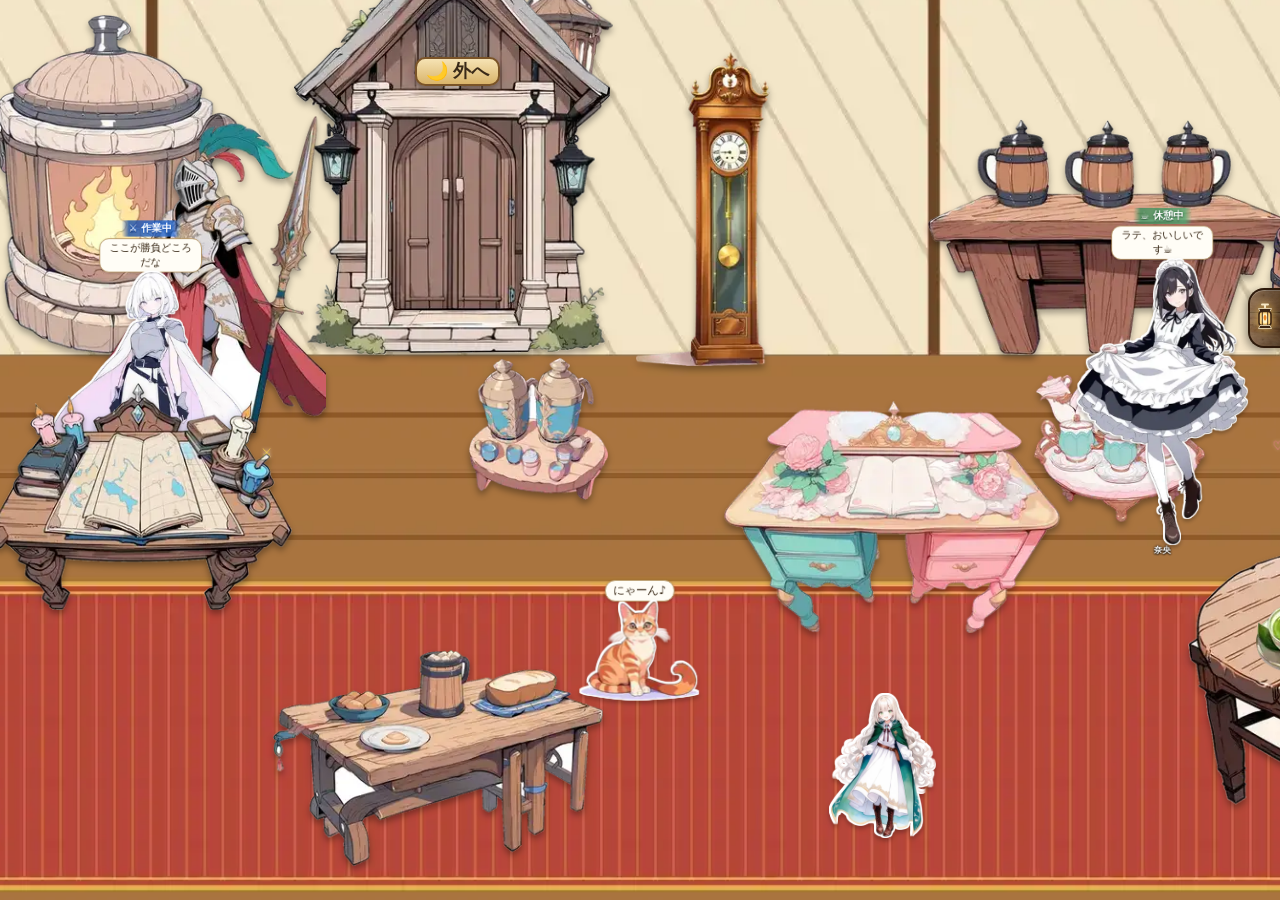
<file: index.html>
<!doctype html>
<html lang="ja">
<head>
<!-- 玄関 v6（2026-11-14 頼み233・作業係G）: 古い宿（AIクエスト2 のころのデプロイ）を映すのをやめ、本館のすぐ開く版（honkan/pwa/）へ橋をかける。
     パソコンのブラウザがこの古い玄関を開いたままで、スマホ（本館）とちがう古い引き出しが出ていたため。
     前の玄関（版322・v5.17）は git の記録に残っている（0cf0f2f より前）。?open= などのうしろの部分は、そのまま本館へ渡す -->
<meta charset="utf-8">
<meta name="viewport" content="width=device-width,initial-scale=1,viewport-fit=cover">
<title>冒険者の宿</title>
<meta name="theme-color" content="#120c07">
<link rel="manifest" href="manifest.webmanifest">
<link rel="icon" href="icon-192.png">
<link rel="apple-touch-icon" href="apple-touch-icon.png">
<script>location.replace('honkan/pwa/' + location.search + location.hash);</script>
<meta http-equiv="refresh" content="0; url=honkan/pwa/">
<style>html,body{margin:0;height:100%;background:#120c07;color:#f3e3c6;font:16px/1.6 sans-serif}body{display:flex;align-items:center;justify-content:center}a{color:#ffd28a;display:inline-block;min-height:44px;line-height:44px;padding:0 16px}</style>
</head>
<body>
<p>宿は引っこしました。<a href="honkan/pwa/">本館を開く</a></p>
</body>
</html>
</file>
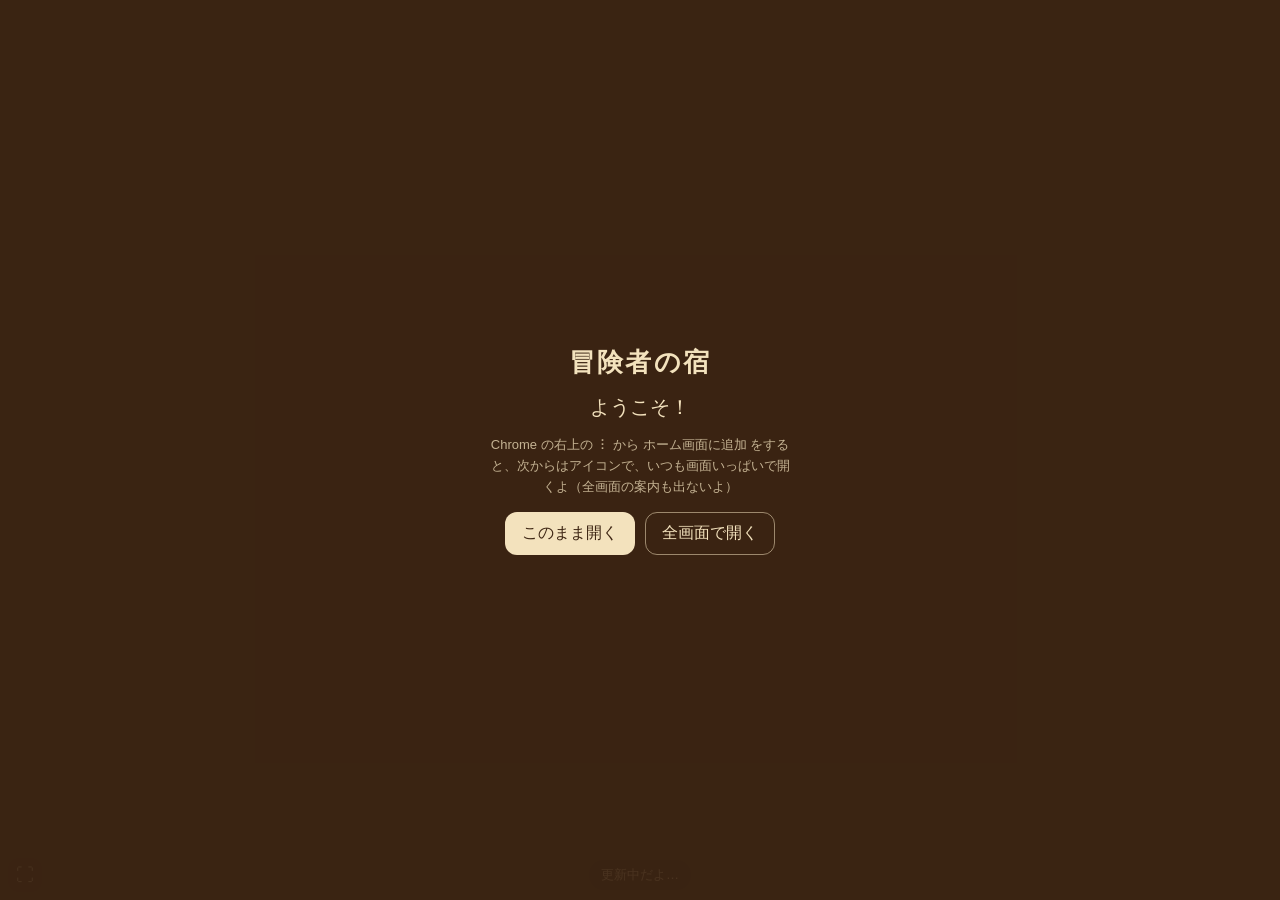
<file: honkan/index.html>
<!doctype html>
<html lang="ja">
<head>
<!-- 版322: 本当の全画面（帯は絵の上に透けて乗る。宿の大きさは動かさない） -->
<meta charset="utf-8">
<meta name="viewport" content="width=device-width,initial-scale=1,viewport-fit=cover,interactive-widget=overlays-content">
<title>冒険者の宿 本館</title>
<meta name="theme-color" content="#120c07">
<link rel="manifest" href="manifest.webmanifest">
<link rel="icon" href="../icon-192.png">
<link rel="apple-touch-icon" href="../apple-touch-icon.png">
<style>
html,body{margin:0;height:100%;background:#120c07;overflow:hidden;overscroll-behavior:none}
iframe{position:fixed;left:0;top:0;width:100%;height:100%;border:0;background:#120c07}
#glow{position:fixed;inset:0;z-index:7;pointer-events:none;opacity:0;background:radial-gradient(ellipse 90% 55% at 50% 40%,rgba(255,222,150,.42),rgba(255,176,84,.16) 48%,rgba(255,160,60,0) 78%)}
#glow.on{animation:glow322 1.9s ease-out}
#fsCatch{position:fixed;inset:0;z-index:6;background:transparent;display:none;touch-action:manipulation}
@keyframes glow322{0%{opacity:0}28%{opacity:1}100%{opacity:0}}
@media (prefers-reduced-motion:reduce){#glow.on{animation:none}}
#safe{position:fixed;visibility:hidden;pointer-events:none;padding:env(safe-area-inset-top,0px) env(safe-area-inset-right,0px) env(safe-area-inset-bottom,0px) env(safe-area-inset-left,0px)}
#start{position:fixed;inset:0;z-index:9;display:none;flex-direction:column;align-items:center;justify-content:center;gap:14px;background:#3e2614ee;color:#f3e2bd;font:20px sans-serif;text-align:center;cursor:pointer;-webkit-tap-highlight-color:transparent}
#start small{font-size:13px;opacity:.75;line-height:1.6;max-width:300px}
#start .row{display:flex;gap:10px;flex-wrap:wrap;justify-content:center}
#start button{font:16px sans-serif;padding:10px 16px;border-radius:12px;border:1px solid #f3e2bd88;background:#f3e2bd;color:#3e2614;cursor:pointer}
#start button.sub{background:transparent;color:#f3e2bd}
#start b{font-size:26px;letter-spacing:.08em}
#fs{position:fixed;left:8px;bottom:8px;z-index:8;width:34px;height:34px;border:0;border-radius:10px;background:#000a;color:#f3e2bd;font:18px sans-serif;display:none;opacity:.8;transition:opacity .6s}
#fs.dim{opacity:.25}
#help{position:fixed;left:50%;bottom:10px;transform:translateX(-50%);font:13px sans-serif;background:#000a;color:#f3e2bd;padding:6px 12px;border-radius:14px;text-decoration:none;display:none}
</style>
</head>
<body>
<iframe id="inn" src="https://script.google.com/macros/s/AKfycbwGI6Bq7dteWGTCnwQ2I0angxhIY_QQYHt7TYyb4-hGHlFwsqJfoE92QVLp8WRHykc/exec" allow="clipboard-write; fullscreen; autoplay; microphone *" allowfullscreen title="冒険者の宿 本館"></iframe>
<script>
// v5.11（2026-11-01 けんじ「ホームの画面に小さな宿を」）: 玄関の URL のうしろの ?open=talk などを、中の宿へそのまま渡す（ホームのウィジェットのボタンから、その画面で開くため）
// 通すのは ?open=英小文字と_（20字まで）だけ。ほかの文字は渡さない
(function(){var f=document.getElementById('inn'),q=location.search;if(f&&/^\?open=[a-z_]{1,20}$/.test(q))f.src=f.src+q;})();
</script>
<div id="start"><b>冒険者の宿</b><span>ようこそ！</span><small>Chrome の右上の ︙ から ホーム画面に追加 をすると、次からはアイコンで、いつも画面いっぱいで開くよ（全画面の案内も出ないよ）</small><div class="row"><button id="stGo">このまま開く</button><button id="stFs" class="sub">全画面で開く</button></div></div>
<button id="fs" aria-label="全画面" title="全画面">⛶</button>
<a id="help">更新中だよ…</a>
<div id="safe"></div>
<div id="glow"></div>
<div id="fsCatch"></div>
<script>
// 開いてすぐ「更新中だよ」を出し、中の宿から「読めたよ」（inn-ready）が届いたら消す。
// 15秒たっても届かないときは、押すと宿を直接開ける逃げ道の言葉に変える
var help = document.getElementById('help'), ready = false;
help.style.display = 'block';
// 画面いっぱい（2026-10-28 けんじ「カメラとナビボタンの位置まで画面を広げて」）: 宿は、カメラの帯・ナビの帯の下まで広げる。
// 中の宿からは帯の高さが分からないので、「読めたよ」が届いたら、その宿に帯の高さを知らせる（宿は、その分だけボタンや札を内側に出す）
var safeEl = document.getElementById('safe'), innWin = null;
// 版322（2026-10-30 けんじ「やっぱり本当は全画面がいいな。Android メニューのボタンは透明で乗る感じで、一切動かない感じに。上は茶色い部分なしで、カメラの部分にメニューを重ならない位置に置くだけ」）:
// 版316・317の「下の帯・上の帯をいつもあけておく」はやめた。宿の絵は、カメラ・通知の帯やナビの帯の下まで、画面の端から端まで広げる。
// 1. ホーム画面のアプリでは、宿のどこかを触ったときに本当の全画面にする（宿が「触ったよ」と知らせてくる。js_9a）。帯は、出しても絵の上に透けて乗るだけで、宿の大きさは変わらない
// 2. 帯の高さは、宿の大きさには使わない。上のメニューの列（カメラをよける）と、下のボタン・入力欄（ナビのボタンをよける）の位置だけに使ってもらう
// 3. それでも窓が少しだけ縮んだとき（全画面になる前に帯を出したときなど）は、宿の高さを「いちばん高かったとき」のまま止め、上へずらして、絵が画面の同じ場所にいるようにする。キーボードのように大きく縮んだときだけ、これまでどおり宿も縮める（入力欄が隠れないように）
var AND = /Android/i.test(navigator.userAgent);
function navKeep(w) { var nh = 0; try { var no = JSON.parse(localStorage.getItem('inn-navh') || 'null'); if (no && no.w === w) nh = no.h; } catch (e) {} return nh; }
function portraitPhone() { var w = window.innerWidth; return w < window.innerHeight && w < 700; }
// 窓が画面の上から下までぜんぶ使えているか（このときは、帯が絵の上に乗る）
function edgeToEdge() { return portraitPhone() && window.innerHeight >= (screen.height || 0) - 2; }
var held = false, kb = false, lastSafe = null, kbOffAt = 0, sabKeep = null;
function sendSafe() {
  if (!innWin || held) return; // 窓が少し縮んでいるあいだは、前の位置のまま（ボタンが動かないように）
  if (vkOn() && bz.h && Math.abs(window.innerHeight - bz.h) >= 150) return; // v2.2: キーボードの出入りで窓が一瞬だけ大きさを変えたときも、前の位置のまま
  var cs = getComputedStyle(safeEl), w = window.innerWidth;
  var n = { t: parseFloat(cs.paddingTop) || 0, r: parseFloat(cs.paddingRight) || 0, b: parseFloat(cs.paddingBottom) || 0, l: parseFloat(cs.paddingLeft) || 0 };
  if (AND && edgeToEdge()) {
    if (n.t < 1) n.t = 28; // カメラの高さを Chrome が教えてくれないときの予備
    if (n.b < 1) n.b = Math.min(64, navKeep(w) || 48); // ナビのボタンが透けて乗る場所の分だけ、下のボタン・入力欄を上に
  }
  if (kb || vkH >= 100) n.b = AND ? (sabKeep != null ? sabKeep : lastSafe ? lastSafe.b : isFs() ? Math.min(64, navKeep(w) || 48) : 0) : 0; else sabKeep = n.b; // キーボードが出ているときは、ナビの帯はキーボードの下（本当の全画面では、ナビの帯がキーボードの下に透けて乗るので、その分だけ上に）
  lastSafe = n;
  try { innWin.postMessage({ inn: 'safe', t: n.t, r: n.r, b: n.b, l: n.l, mic: SR ? 1 : 0, rec: REC_OK() ? 1 : 0 }, '*'); } catch (e) {}
}
var ifr = document.querySelector('iframe'), fz = { w: window.innerWidth, h: window.innerHeight }, topFull = 0;
var bz = { w: 0, h: 0, t: 0 }; var topKeep = ''; // v2.2: キーボードを出す前の宿の位置
// 版324c: 窓が一瞬大きくなると、宿はイベントより先にその高さで描かれてしまうので、キーボードがかぶさる Chrome では、宿の高さをいつも数字で決めておく
function holdHeight() { var kb0 = kb, k0 = kbSent; holdHeight0(); if (vkOn() && !ifr.style.height && bz.h > 0) ifr.style.height = bz.h + 'px'; if (kb0 && !kb) kbOffAt = Date.now(); if (vkOn() && kbNow() !== k0) tellKb(); }
function holdHeight0() {
  var w = window.innerWidth, h = window.innerHeight;
  // 版324b: キーボードが絵にかぶさる Chrome では、キーボードが出た瞬間に、窓の高さが一度キーボードの分だけ大きくなってから戻る（宿がガタッとなる）。
  // 同じ幅で急に200以上高くなったら、少しのあいだ宿の高さを前のままにする（1.5秒たっても高いままなら、本当に広くなったとみなす）
  // 版324d: キーボードを閉じた瞬間には、逆に一度キーボードの分だけ小さくなってから戻る（宿が下で切れたままになった）。小さくなるほうも同じように前の高さのままにする
  if (vkOn()) {
    if (w !== bz.w || !bz.h) { bz.w = w; bz.h = h; }
    if (Math.abs(h - bz.h) >= 150) {
      ifr.style.height = (topKeep ? fz.h : bz.h) + 'px'; ifr.style.top = topKeep; // v2.2: 帯の分ずらしていたときは、そのまま
      clearTimeout(bz.t); bz.t = setTimeout(function () { if (window.innerWidth === bz.w && Math.abs(window.innerHeight - bz.h) >= 150) { bz.h = window.innerHeight; holdHeight(); sendSafe(); } }, 1500);
      return;
    }
    clearTimeout(bz.t); bz.h = h;
    // v2.2（2026-10-31 けんじ「キーボードでガタつく」）: キーボードを出し入れすると、ナビやステータスの帯が出て窓が少しだけ縮む（本当の全画面など）。
    // 宿の高さも位置も変えない（帯はキーボードの下に乗るだけ）。縮んだ分は、キーボードの高さ（tellKb）に足して宿に知らせる
    var d0 = fz.h - h;
    if (w === fz.w && d0 > 0 && d0 < 150 && (vkH >= 100 || Date.now() - kbOffAt < 1200)) { kb = vkH >= 100; held = false; ifr.style.height = fz.h + 'px'; ifr.style.top = topKeep; return; }
  }
  if (w !== fz.w) { fz.w = w; fz.h = h; } else if (h > fz.h) fz.h = h;
  var ov = fz.h - h;
  if (ov > 0 && ov < 100 && ov > navKeep(w)) { try { localStorage.setItem('inn-navh', JSON.stringify({ w: w, h: ov })); } catch (e) {} } // ナビの帯が出て縮んだ分を覚える
  kb = ov >= 150 || vkH >= 100; held = ov > 0 && !kb && portraitPhone();
  // 版322b: 本当の全画面では、キーボードが出ても窓が縮まず、絵の上にかぶさるだけ（入力欄が隠れる）。見えている高さ（visualViewport）を見て、宿をキーボードの上までに縮める
  var vv = window.visualViewport, kh = vv ? h - vv.height : 0;
  // v5.17: 縮めると、宿の履歴が途中で止まって新しい行が見えなくなっていた。宿の大きさはそのままにして、キーボードの高さだけを宿に知らせる（宿は入力の段だけを持ち上げる）
  if (!vkOn()) { var vk2 = !kb && kh >= 150 ? Math.round(kh) : 0; if (vk2 !== vvKb) { vvKb = vk2; setTimeout(tellKb, 0); } if (vk2) { kb = true; held = false; ifr.style.height = ''; ifr.style.top = ''; return; } }
  if (!held) { ifr.style.height = ''; ifr.style.top = ''; topKeep = ''; if (lastSafe && ov <= 0) topFull = lastSafe.t; return; }
  // 帯が出て窓が縮んだ: 宿の大きさはそのまま。上が縮んだ分（通知の帯の分）だけ上へずらす
  var up = Math.min(ov, Math.max(topFull, AND ? 24 : 0));
  ifr.style.height = fz.h + 'px'; ifr.style.top = topKeep = (-up) + 'px';
}
window.addEventListener('resize', holdHeight);
window.addEventListener('resize', function () { setTimeout(sendSafe, 300); });
if (window.visualViewport) { var vvT; window.visualViewport.addEventListener('resize', function () { holdHeight(); clearTimeout(vvT); vvT = setTimeout(sendSafe, 300); }); window.visualViewport.addEventListener('scroll', function () { if (kb) holdHeight(); }); }
// 版324（2026-10-30 けんじ「キーボードを出すと、部屋が上に押されて、みんなが体の途中で切れる。ガタッとなる」）:
// キーボードは、宿の絵の上にかぶさるだけにする（宿の大きさも位置も変えない）。キーボードの上の端までの高さだけを宿に知らせ、宿は入力欄やシートだけをその上に出す
// （Chrome の VirtualKeyboard。使えない Chrome では、これまでどおり宿を縮める）
var VK = navigator.virtualKeyboard, vkH = 0;
function vkOn() { return !!(VK && VK.overlaysContent); }
// v2.2: 宿の下の端からキーボードの上の端まで（宿がナビの帯の下まで伸びているときは、その分も足す）
var kbSent = 0, vvKb = 0;
function kbNow() { var k = vkH || vvKb; if (!k) return 0; var d = Math.round(ifr.getBoundingClientRect().bottom - window.innerHeight); return k + (d > 0 && d < 150 ? d : 0); }
function tellKb() { kbSent = kbNow(); try { if (innWin) innWin.postMessage({ inn: 'kb', h: kbSent }, '*'); } catch (e) {} }
if (VK && 'overlaysContent' in VK) {
  try { VK.overlaysContent = true; } catch (e) {}
  VK.addEventListener('geometrychange', function () {
    // 版324: boundingRect の y は Chrome によって画面の上からずれることがあるので、高さだけを使う
    var r = VK.boundingRect, h = (r && r.height > 0) ? Math.round(r.height) : 0;
    if (vkH >= 100 && h < 100) kbOffAt = Date.now(); vkH = h >= 100 ? h : 0; ifr.style.height = ''; ifr.style.top = ''; holdHeight(); tellKb(); sendSafe();
  });
}
// 版292: マイク。Google の中の枠（宿）はマイクの許可がもらえないので、外のこのページで聞き取って、文字だけを宿に送る
var SR = window.SpeechRecognition || window.webkitSpeechRecognition, micR = null;
function micTell(o) { o.inn = 'mic'; try { if (innWin) innWin.postMessage(o, '*'); } catch (e) {} }
var micWant = false, micAcc = '', micLast = '', micLang = 'ja-JP', micFails = 0;
// 版304: Android の Chrome は、同じ言葉を何度も返すことがある（前の結果をふくんだ文や、同じ文のくり返し）。重なりを見て1つにまとめる
function micMerge(a, s) {
  a = a || ''; s = s || ''; if (!a) return s; if (!s) return a;
  var A = a.replace(/\s+/g, ''), S = s.replace(/\s+/g, '');
  if (S.indexOf(A) === 0) return s;
  if (A.slice(-S.length) === S || (S.length >= 6 && A.indexOf(S) >= 0)) return a; // 頼み572（K80）: 4字だと くり返した言葉が欠けた（根幹 版38 Q8 と同じ 6字）
  for (var k = Math.min(a.length, s.length); k > 0; k--) if (a.slice(-k) === s.slice(0, k) && (k >= 2 || k === s.length)) return a + s.slice(k);
  return a + s;
}
var micStartAt = 0; // 頼み572（K80）: 開けた時刻（すぐ終わる くり返しを見分ける）
function micRun(again) { // 頼み572（K80）: again = 区切りの開けなおし（すぐ開ける。開けられなかったときだけ 150ms あとにもう1回）
  micStartAt = Date.now();
  var r = new SR(); micR = r; r.lang = micLang; r.interimResults = true; r.continuous = true;
  r.onresult = function (e) { micFails = 0; var f = '', it = ''; for (var i = 0; i < e.results.length; i++) { var x = e.results[i][0].transcript; if (e.results[i].isFinal) f = micMerge(f, x); else it = x; } var t = micMerge(f, it); micLast = t; micTell({ ev: 'result', text: micMerge(micAcc, t), fin: false }); };
  r.onerror = function (e) { if (e.error === 'no-speech' || e.error === 'aborted') return; if (e.error === 'network') { micFails++; return; } micWant = false; micTell({ ev: 'error', err: e.error }); };
  r.onend = function () {
    if (micR !== r) return; micR = null;
    if (micWant && micFails < 5) { micAcc = micMerge(micAcc, micLast); micLast = ''; var go = function () { if (micWant && !micR) { try { micRun(true); } catch (e) { micWant = false; micTell({ ev: 'end' }); } } }; if (Date.now() - micStartAt < 1000) setTimeout(go, 150); else go(); return; } // 頼み572（K80）: 前はいつも 150ms 待ってから開けた（その間の言葉が欠けた）。開けて1秒たたずに終わったときだけ、前のとおり 150ms 待つ（すぐ終わるのくり返しで回りすぎないように）
    micWant = false; micTell({ ev: 'end' });
  };
  try { r.start(); } catch (e) { if (again) { micR = null; setTimeout(function () { if (micWant && !micR) { try { micRun(false); } catch (e2) { micWant = false; micTell({ ev: 'end' }); } } }, 150); return; } micWant = false; micTell({ ev: 'error', err: String(e) }); }
}
// 頼み843（K200）: 録音の中継。宿（Google の枠）はマイクの許可がもらえないので、外のこのページで録って、音（base64）を宿に返す。宿が GAS の 聞きとり（Groq）へ送って字にする
function REC_OK() { return !!(window.MediaRecorder && navigator.mediaDevices && navigator.mediaDevices.getUserMedia); }
var REC = { id: 0, st: null, mr: null, ch: [] };
function recTell(o) { o.inn = 'mic'; try { if (innWin) innWin.postMessage(o, '*'); } catch (e) {} }
function recFree() { var st = REC.st; REC.st = null; REC.mr = null; REC.ch = []; if (st) try { st.getTracks().forEach(function (t) { t.stop(); }); } catch (e) {} }
function recCmd(d) {
  var c = d.cmd, id = d.id | 0;
  if (c === 'rec-start') {
    if (REC.mr) { try { REC.mr.onstop = null; if (REC.mr.state !== 'inactive') REC.mr.stop(); } catch (e) {} } recFree();
    REC.id = id;
    if (!REC_OK()) { recTell({ ev: 'rec-fail', id: id, err: 'unsupported' }); return; }
    // 頼み850: 間を細かくして、放された瞬間に近く録り始める（赤くなるまでの待ちを短く）／頼み846: 小窓のハンズフリー等がマイクを持っている間は NotReadableError になる。放すまで少し待って、やり直す
    var gum = function (n) {
      return navigator.mediaDevices.getUserMedia({ audio: true }).catch(function (e) {
        var nm = (e && e.name) || '';
        if (REC.id !== id || n >= 4 || !(nm === 'NotReadableError' || nm === 'AbortError' || nm === 'TrackStartError')) throw e;
        return new Promise(function (ok) { setTimeout(ok, [250, 500, 900, 1500][n]); }).then(function () { if (REC.id !== id) throw e; return gum(n + 1); });
      });
    };
    gum(0).then(function (st) {
      if (REC.id !== id) { try { st.getTracks().forEach(function (t) { t.stop(); }); } catch (e) {} return; }
      var L = ['audio/webm;codecs=opus', 'audio/webm', 'audio/mp4', 'audio/ogg;codecs=opus'], ty = '', mr;
      for (var i = 0; i < L.length; i++) { try { if (MediaRecorder.isTypeSupported(L[i])) { ty = L[i]; break; } } catch (e) {} }
      try { mr = ty ? new MediaRecorder(st, { mimeType: ty }) : new MediaRecorder(st); } catch (e) { try { st.getTracks().forEach(function (t) { t.stop(); }); } catch (e2) {} recTell({ ev: 'rec-fail', id: id, err: 'MediaRecorder' }); return; }
      REC.st = st; REC.mr = mr; REC.ch = [];
      mr.ondataavailable = function (ev) { if (ev.data && ev.data.size && REC.mr === mr) REC.ch.push(ev.data); };
      mr.onstop = function () {
        var ch = REC.ch.slice(), mime = mr.mimeType || ty || 'audio/webm'; if (REC.mr === mr) recFree();
        if (!ch.length) { recTell({ ev: 'rec-data', id: id, b64: '', mime: mime }); return; }
        var fr = new FileReader();
        fr.onload = function () { recTell({ ev: 'rec-data', id: id, b64: String(fr.result || '').split(',')[1] || '', mime: mime }); };
        fr.onerror = function () { recTell({ ev: 'rec-data', id: id, b64: '', mime: mime }); };
        fr.readAsDataURL(new Blob(ch, { type: mime }));
      };
      try { mr.start(); } catch (e) { recFree(); recTell({ ev: 'rec-fail', id: id, err: 'start' }); return; }
      recTell({ ev: 'rec-ok', id: id });
    }, function (e) { if (REC.id === id) recTell({ ev: 'rec-fail', id: id, err: (e && e.name) || 'err' }); });
    return;
  }
  if (id !== REC.id) { if (c === 'rec-stop') recTell({ ev: 'rec-data', id: id, b64: '', mime: '' }); return; }
  var mr2 = REC.mr;
  if (c === 'rec-pause') { try { if (mr2 && mr2.state === 'recording') mr2.pause(); } catch (e) {} return; }
  if (c === 'rec-resume') { try { if (mr2 && mr2.state === 'paused') mr2.resume(); } catch (e) {} return; }
  if (c === 'rec-stop') { if (mr2 && mr2.state !== 'inactive') { try { mr2.stop(); } catch (e) { recFree(); recTell({ ev: 'rec-data', id: id, b64: '', mime: '' }); } } else { REC.id = 0; recTell({ ev: 'rec-data', id: id, b64: '', mime: '' }); } }
}
function micCmd(d) {
  if (d.cmd && String(d.cmd).indexOf('rec-') === 0) { recCmd(d); return; }
  if (d.cmd === 'stop') { micWant = false; try { if (micR) micR.stop(); else micTell({ ev: 'end' }); } catch (e) {} return; }
  if (d.cmd !== 'start') return;
  if (!SR) { micTell({ ev: 'error', err: 'unsupported' }); return; }
  micWant = false; try { if (micR) micR.abort(); } catch (e) {}
  micR = null; micWant = true; micAcc = ''; micLast = ''; micFails = 0; micLang = d.lang || 'ja-JP';
  micRun(); micTell({ ev: 'start' });
}
window.addEventListener('message', function (e) { if (e.data && e.data.inn === 'tap') { if (fsMayAsk()) { fsUsed(); enterFs(); } return; } if (e.data && e.data.inn === 'mic' && e.data.cmd) { if (!innWin) innWin = e.source; micCmd(e.data); return; } if (e.data === 'inn-ready') { ready = true; help.style.display = 'none'; innWin = e.source; sendSafe(); glowOnce(); } });
// 逃げ道のリンクは15秒たってから（すぐ押すと、Googleの青い帯つきの直接の宿が開いてしまうため）
setTimeout(function () { if (!ready) { help.textContent = 'うまく開かないときは、ここを押してね（青い帯つきで開くよ）'; help.href = 'https://script.google.com/macros/s/AKfycbwGI6Bq7dteWGTCnwQ2I0angxhIY_QQYHt7TYyb4-hGHlFwsqJfoE92QVLp8WRHykc/exec'; } }, 15000);
// 全画面（2026-10-25 案C → 同日 直し）: ホーム画面から全画面・アプリ表示で開けたときは何も出さず、全画面の命令もしない（案内の文字が出ないように）。
// ふつうのChromeのタブで開いたときは、自分から全画面にしない（Chromeが毎回「全画面表示をやめるには」を出すため。けんじ「毎回出るのが嫌」）。
// かわりに、はじめの1回だけ「ホーム画面に追加」の案内を出す。全画面にしたいときは、案内の「全画面で開く」か ⛶ ボタンで（そのときは案内の文字が出る）
var startEl = document.getElementById('start'), fsBtn = document.getElementById('fs'), dimT;
var rootEl = document.documentElement;
var canFs = !!(rootEl.requestFullscreen || rootEl.webkitRequestFullscreen) && document.fullscreenEnabled !== false;
var installed = ['fullscreen', 'standalone', 'minimal-ui'].some(function (m) { return window.matchMedia('(display-mode: ' + m + ')').matches; }) || navigator.standalone;
function seen() { try { return localStorage.getItem('door-guide') === '1'; } catch (e) { return false; } }
function setSeen() { try { localStorage.setItem('door-guide', '1'); } catch (e) {} }
function isFs() { return !!(document.fullscreenElement || document.webkitFullscreenElement); }
// 版322: ホーム画面のアプリのときは、触ったら本当の全画面にする（ふつうのタブでは自分からしない。案内の文字が毎回出るため）
var autoFs = false;
function enterFs() { try { var p = (rootEl.requestFullscreen || rootEl.webkitRequestFullscreen).call(rootEl, { navigationUI: 'hide' }); if (p && p.catch) p.catch(function () {}); } catch (e) {} }
function exitFs() { try { (document.exitFullscreen || document.webkitExitFullscreen).call(document); } catch (e) {} }
function showFsUi() { fsBtn.style.display = (canFs && !installed) ? 'block' : 'none'; fsBtn.textContent = isFs() ? '\u2715' : '\u26F6'; fsBtn.classList.remove('dim'); clearTimeout(dimT); dimT = setTimeout(function () { fsBtn.classList.add('dim'); }, 4000); }
if (!installed && !seen()) startEl.style.display = 'flex';
if (!canFs) document.getElementById('stFs').style.display = 'none';
document.getElementById('stGo').addEventListener('click', function () { startEl.style.display = 'none'; setSeen(); showFsUi(); });
document.getElementById('stFs').addEventListener('click', function () { startEl.style.display = 'none'; setSeen(); enterFs(); showFsUi(); });
fsBtn.addEventListener('click', function () { if (isFs()) exitFs(); else enterFs(); });
document.addEventListener('fullscreenchange', showFsUi);
// 版322 のおまけ: 本当の全画面になった瞬間、部屋のランプが一度だけ、ふわっと灯る
var glowEl = document.getElementById('glow');
function glow() { glowEl.classList.remove('on'); void glowEl.offsetWidth; glowEl.classList.add('on'); }
document.addEventListener('fullscreenchange', function () { if (isFs()) { glowOpen = true; glow(); } setTimeout(function () { holdHeight(); sendSafe(); }, 350); });
document.addEventListener('webkitfullscreenchange', showFsUi);
showFsUi();
autoFs = installed && canFs && AND;
// 版362（キュー11の1。けんじ「全画面の知らせが何度も出る」）: 全画面のお願いは、開いたときと、けんじが自分で全画面をといたあとの1回だけ。
// 30秒に1回まで。ホーム画面のアプリがもともと全画面のとき（display-mode: fullscreen）と、キーボードを閉じた直後（1.5秒）はお願いしない
var fsLeft = true, fsAskAt = 0;
function fsMayAsk() {
  if (!autoFs || isFs() || !fsLeft) return false;
  try { if (window.matchMedia('(display-mode: fullscreen)').matches) return false; } catch (e) {}
  var now = Date.now();
  return now - kbOffAt > 1500 && now - fsAskAt > 30000;
}
function fsUsed() { fsLeft = false; fsAskAt = Date.now(); }
document.addEventListener('fullscreenchange', function () { if (!isFs()) fsLeft = true; });
// 部屋のランプ（glow）は、全画面にならなくても、宿を開いたときに一度だけ灯す
var glowOpen = false;
function glowOnce() { if (glowOpen) return; glowOpen = true; glow(); }
// 版322e: 戻るボタンなどで全画面がとけたあと、宿の中を触っても、Chrome は外の玄関に全画面をゆるさない（宿の中を触ったことは、外には届かないため）。
// そこで、ホーム画面のアプリで全画面でないあいだだけ、宿の上に見えない膜を1枚しく。膜を1回触ると全画面にもどって、膜は消える（その1回だけは宿には届かない）
var catchEl = document.getElementById('fsCatch'), catchNo = false;
function paintCatch() { catchEl.style.display = (fsMayAsk() && !catchNo) ? 'block' : 'none'; clearTimeout(paintCatch.t); if (autoFs && !isFs() && fsLeft && !catchNo && catchEl.style.display === 'none') paintCatch.t = setTimeout(paintCatch, 2000); }
function onCatch(e) { if (isFs() || !fsMayAsk()) { paintCatch(); return; } fsUsed(); try { var p = (rootEl.requestFullscreen || rootEl.webkitRequestFullscreen).call(rootEl, { navigationUI: 'hide' }); if (p && p.catch) p.catch(function () { catchNo = true; paintCatch(); }); } catch (x) { catchNo = true; } catchEl.style.display = 'none'; if (e && e.preventDefault) e.preventDefault(); }
catchEl.addEventListener('pointerup', onCatch);
catchEl.addEventListener('touchend', function (e) { if (catchEl.style.display !== 'none') onCatch(e); });
document.addEventListener('fullscreenchange', function () { catchNo = false; setTimeout(paintCatch, isFs() ? 0 : 500); });
paintCatch();
holdHeight();
if ('serviceWorker' in navigator) void 0 /* 本館は sw を使わない（家のアイコンの切りかえは順番8） */;
</script>
</body>
</html>
</file>
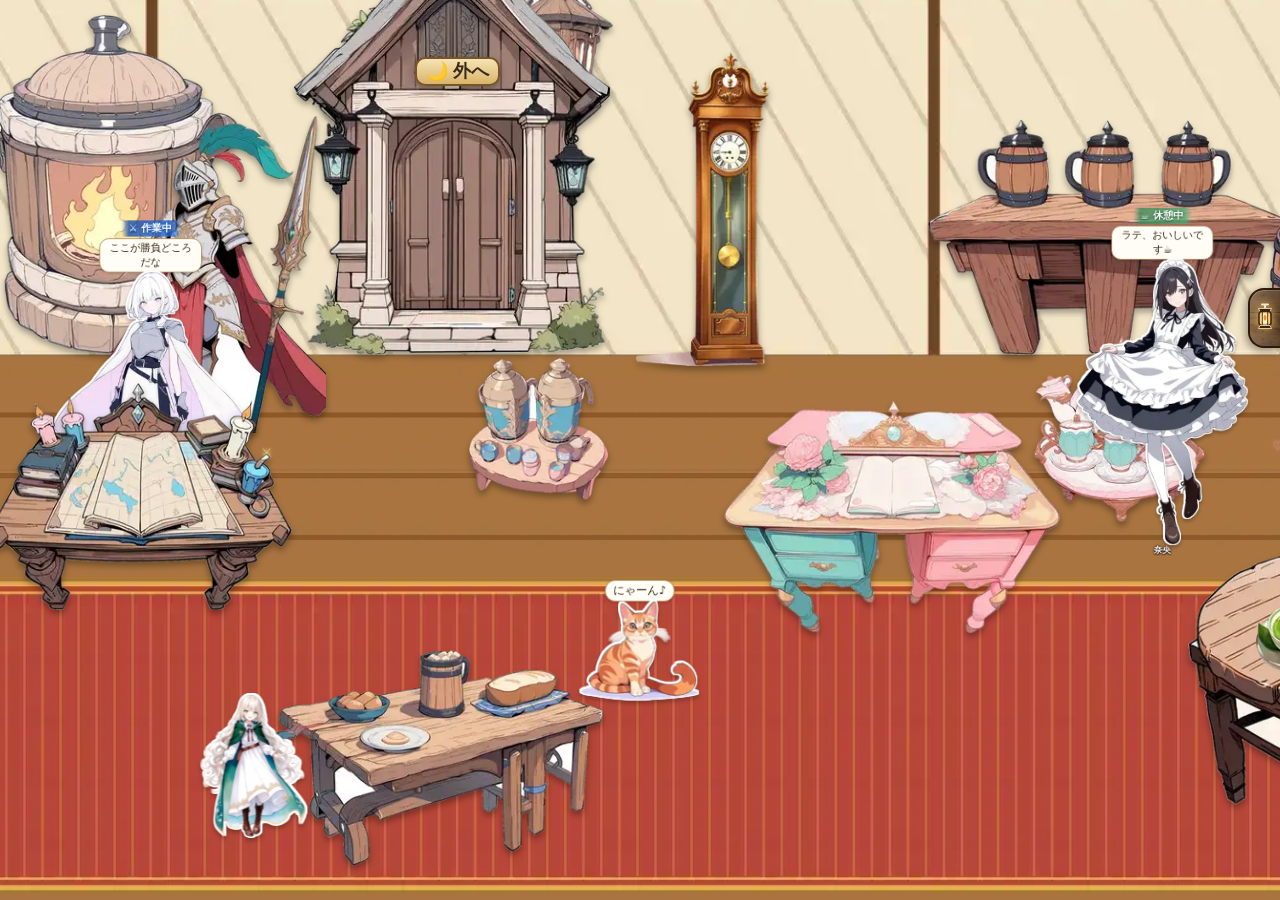
<file: honkan/pwa/index.html>
<!doctype html>
<html lang="ja">
<head>
<meta charset="utf-8">
<meta name="viewport" content="width=device-width, initial-scale=1, viewport-fit=cover">
<title>冒険者の宿 本館</title>
<link rel="manifest" href="manifest.webmanifest">
<link rel="icon" href="icon.svg" type="image/svg+xml">
<meta name="theme-color" content="#3e2614">
<!-- 殻3（2026-11-08 けんじの頼み20）: 上の帯を削る。カメラにかぶってよい → 全画面（manifest の fullscreen）・iPhone は状態の帯の下まで描く -->
<meta name="apple-mobile-web-app-capable" content="yes">
<meta name="apple-mobile-web-app-status-bar-style" content="black-translucent">
<!-- 殻2: 画面は本物の本館。この下の部品は 殻の組み立て.js が GAS と同じ元から写す（ここで直さない） -->
<script>
  // 装いを先に決める（根幹が読む前）。前の殻がシークレットと覚えている・?mode=シークレット なら、本館もシークレットで開く（隠す側へだけ）
  (function () {
    try {
      var q = /[?&]mode=([^&]+)/.exec(location.search); var m = q ? decodeURIComponent(q[1]) : localStorage.getItem('honkan-shell/モード');
      if (m === 'シークレット') localStorage.setItem('本館/根幹/モード', JSON.stringify('シークレット'));
    } catch (e) { /* なし */ }
  })();
</script>
<!-- 頼み484（2026-11-18）: 宿の字（Kaisei Decol）を読む。スマホには Yu Mincho が無いので、宿の見た目の字をここで配る。取るのは最初の1回だけ（番頭さん sw.js の 字の棚 にしまい、次からは手もとから） -->
<!-- 頼み734: 字の取りに行きは、絵を止めない（先に宿を描き、字は取れしだい入れ替える。font-display:swap）。つなぎも先に温める -->
<link rel="preconnect" href="https://fonts.googleapis.com">
<link rel="preconnect" href="https://fonts.gstatic.com" crossorigin>
<link rel="preconnect" href="https://script.google.com">
<link rel="stylesheet" crossorigin="anonymous" href="https://fonts.googleapis.com/css2?family=Kaisei+Decol:wght@400;500;700&display=swap" media="print" onload="this.media='all'">
<noscript><link rel="stylesheet" crossorigin="anonymous" href="https://fonts.googleapis.com/css2?family=Kaisei+Decol:wght@400;500;700&display=swap"></noscript>
<link rel="stylesheet" href="根幹.css">
</head>
<body>
<!-- 頼み734: 部品が全部そろうまでの「開けています」。根幹が開くとき #本館 の中身を空にするので、勝手に消える -->
<div id="本館"><div style="position:fixed;inset:0;display:flex;align-items:center;justify-content:center;background:#120c07;color:#f3e2bd;font:16px/1.6 sans-serif;letter-spacing:.08em;opacity:.85">宿を開けています…</div></div>
<script src="根幹.js"></script>
<script src="帳面.js"></script>
<script src="手もとの箱.js"></script>
<script src="../塊/%E3%83%8F%E3%83%B3%E3%82%BA%E3%83%95%E3%83%AA%E3%83%BC/%E3%83%8F%E3%83%B3%E3%82%BA%E3%83%95%E3%83%AA%E3%83%BC.js"></script>
<script src="../塊/%E3%83%81%E3%83%A3%E3%83%83%E3%83%88/%E3%83%81%E3%83%A3%E3%83%83%E3%83%88.js"></script>
<script src="../塊/%E3%83%9E%E3%82%B9%E3%82%B3%E3%83%83%E3%83%88/%E3%83%9E%E3%82%B9%E3%82%B3%E3%83%83%E3%83%88.js"></script>
<script src="../塊/%E9%83%A8%E5%B1%8B%E3%81%A8%E9%9A%8E/%E9%83%A8%E5%B1%8B%E3%81%A8%E9%9A%8E.js"></script>
<script src="../塊/BGM/BGM.js"></script>
<script src="../塊/%E3%82%AF%E3%82%A8%E3%82%B9%E3%83%88%E3%81%AE%E6%8E%B2%E7%A4%BA%E6%9D%BF/%E3%82%AF%E3%82%A8%E3%82%B9%E3%83%88%E3%81%AE%E6%8E%B2%E7%A4%BA%E6%9D%BF.js"></script>
<script src="../塊/%E8%B3%AA%E5%95%8F%E3%81%AE%E6%9D%BF/%E8%B3%AA%E5%95%8F%E3%81%AE%E6%9D%BF.js"></script>
<script src="../塊/%E5%8D%A0%E3%81%84/%E5%8D%A0%E3%81%84.js"></script>
<script src="../塊/%E3%83%91%E3%83%BC%E3%83%86%E3%82%A3%E7%B7%A8%E6%88%90/%E3%83%91%E3%83%BC%E3%83%86%E3%82%A3%E7%B7%A8%E6%88%90.js"></script>
<script src="../塊/%E8%A9%A6%E7%9D%80%E5%AE%A4/%E8%A9%A6%E7%9D%80%E5%AE%A4.js"></script>
<script src="../塊/%E3%83%9F%E3%82%B9%E3%83%88%E3%81%AE%E4%BC%9D%E8%AA%AC/%E3%83%9F%E3%82%B9%E3%83%88%E3%81%AE%E4%BC%9D%E8%AA%AC.js"></script>
<script src="../塊/%E3%83%95%E3%82%A1%E3%83%9F%E3%82%B3%E3%83%B3/%E3%83%95%E3%82%A1%E3%83%9F%E3%82%B3%E3%83%B3.js"></script>
<script src="../塊/%E5%89%AF%E6%A5%AD%E3%81%AE%E7%AE%A1%E7%90%86%E7%94%BB%E9%9D%A2/%E5%89%AF%E6%A5%AD%E3%81%AE%E7%AE%A1%E7%90%86%E7%94%BB%E9%9D%A2.js"></script>
<script src="../塊/%E6%9C%9D%E3%81%AE%E4%BD%9C%E6%88%A6%E4%BC%9A%E8%AD%B0/%E6%9C%9D%E3%81%AE%E4%BD%9C%E6%88%A6%E4%BC%9A%E8%AD%B0.js"></script>
<script src="../塊/%E6%89%8B%E7%B4%99%E7%AE%B1/%E6%89%8B%E7%B4%99%E7%AE%B1.js"></script>
<script src="../塊/%E5%80%8B%E5%AE%A4/%E5%80%8B%E5%AE%A4.js"></script>
<script src="../塊/%E3%83%AA%E3%83%A9%E3%83%83%E3%82%AF%E3%82%B9%E3%83%AB%E3%83%BC%E3%83%A0/%E3%83%AA%E3%83%A9%E3%83%83%E3%82%AF%E3%82%B9%E3%83%AB%E3%83%BC%E3%83%A0.js"></script>
<script src="../塊/%E9%83%B5%E4%BE%BF%E7%AE%B1/%E9%83%B5%E4%BE%BF%E7%AE%B1.js"></script>
<script src="../塊/%E7%9F%A5%E8%AD%98%E3%81%AE%E6%9B%B8%E5%BA%AB/%E7%9F%A5%E8%AD%98%E3%81%AE%E6%9B%B8%E5%BA%AB.js"></script>
<script src="../塊/%E3%83%97%E3%83%AD%E3%83%95%E3%82%A3%E3%83%BC%E3%83%AB/%E3%83%97%E3%83%AD%E3%83%95%E3%82%A3%E3%83%BC%E3%83%AB.js"></script>
<script src="../塊/%E7%B5%B5%E6%97%A5%E8%A8%98/%E7%B5%B5%E6%97%A5%E8%A8%98.js"></script>
<script src="../塊/%E4%BA%88%E5%AE%9A%E3%81%A8%E3%82%84%E3%82%8B%E3%81%93%E3%81%A8/%E4%BA%88%E5%AE%9A%E3%81%A8%E3%82%84%E3%82%8B%E3%81%93%E3%81%A8.js"></script>
<script src="../塊/%E5%AE%B6%E8%A8%88%E7%B0%BF/%E5%AE%B6%E8%A8%88%E7%B0%BF.js"></script>
<script src="../塊/%E5%B7%BB%E7%89%A9/%E5%B7%BB%E7%89%A9.js"></script>
<script src="../塊/%E3%82%AB%E3%83%BC%E3%83%89%E3%81%AE%E5%A1%94/%E3%82%AB%E3%83%BC%E3%83%89%E3%81%AE%E5%A1%94.js"></script>
<script src="../塊/%E3%81%B5%E3%81%9F%E3%82%8A%E3%81%AE%E5%86%92%E9%99%BA/%E3%81%B5%E3%81%9F%E3%82%8A%E3%81%AE%E5%86%92%E9%99%BA.js"></script>
<script src="../塊/%E3%81%8A%E9%A1%98%E3%81%84%E4%BA%8B/%E3%81%8A%E9%A1%98%E3%81%84%E4%BA%8B.js"></script>
<script src="../塊/%E3%83%9B%E3%83%AF%E3%82%A4%E3%83%88%E3%83%9C%E3%83%BC%E3%83%89/%E3%83%9B%E3%83%AF%E3%82%A4%E3%83%88%E3%83%9C%E3%83%BC%E3%83%89.js"></script>
<script src="../塊/%E3%82%AB%E3%83%AC%E3%83%B3%E3%83%80%E3%83%BC/%E3%82%AB%E3%83%AC%E3%83%B3%E3%83%80%E3%83%BC.js"></script>
<script src="../塊/%E3%83%AC%E3%82%B7%E3%83%94%E3%83%96%E3%83%83%E3%82%AF/%E3%83%AC%E3%82%B7%E3%83%94%E3%83%96%E3%83%83%E3%82%AF.js"></script>
<script src="../塊/%E3%83%87%E3%82%B6%E3%82%A4%E3%83%B3%E5%B8%B3/%E3%83%87%E3%82%B6%E3%82%A4%E3%83%B3%E5%B8%B3.js"></script>
<script src="../塊/%E5%8F%97%E3%81%91%E6%B8%A1%E3%81%97%E7%AE%B1/%E5%8F%97%E3%81%91%E6%B8%A1%E3%81%97%E7%AE%B1.js"></script>
<script src="../塊/%E6%98%9F%E9%99%8D%E3%82%8A%E3%81%AE%E9%99%A3/%E6%98%9F%E9%99%8D%E3%82%8A%E3%81%AE%E9%99%A3.js"></script>
<script src="../塊/%E6%A0%AA%E3%81%AE%E8%A6%8B%E5%BC%B5%E3%82%8A/%E6%A0%AA%E3%81%AE%E8%A6%8B%E5%BC%B5%E3%82%8A.js"></script>
<script src="殻.js"></script>
</body>
</html>
</file>
<file: honkan/pwa/根幹.css>
:root {
  --本館-床: #fbf4ea;
  --本館-面: #ffffff;
  --本館-文字: #3b2f2a;
  --本館-薄い文字: #7a6a60;
  --本館-差し色: #e0789a;
  --本館-差し色2: #7aa6d8;
  --本館-枠: #e7d8c8;
  --本館-あぶない: #d9534f;
  --本館-影: 0 2px 8px rgba(60, 40, 30, .18);
  --本館-丸み: 14px;
  --本館-引き出しの幅: min(max(420px, 50%), calc(100% - 34px));
  --本館-吹きの地: #fffdf8;
  --本館-吹きの字: #4a3a3a;
  --本館-吹きの枠: #8a6a3a;
  --本館-吹きの名: #c0587a;
  --本館-字: 16px;
  --本館-ボタン: 56px;
  --本館-小ボタン: 44px;
  --本館-safe-t: env(safe-area-inset-top, 0px);
  --本館-safe-r: env(safe-area-inset-right, 0px);
  --本館-safe-b: env(safe-area-inset-bottom, 0px);
  --本館-safe-l: env(safe-area-inset-left, 0px);
  --本館-kb: 0px;
  --本館-帯: calc(var(--本館-ボタン) + 24px + var(--本館-safe-b));
  --本館-上の席の下: calc(12px + var(--本館-小ボタン) + var(--本館-safe-t)); 
}
:root[data-mode="シークレット"] { --本館-差し色: #8a8f98; --本館-床: #f2f3f5; }
@media (prefers-color-scheme: dark) {
  :root:not([data-theme="light"]) { --本館-床: #221c1a; --本館-面: #2e2623; --本館-文字: #f3e9e1; --本館-薄い文字: #bcaea4; --本館-枠: #4a3d37; }
}
:root[data-theme="dark"] { --本館-床: #221c1a; --本館-面: #2e2623; --本館-文字: #f3e9e1; --本館-薄い文字: #bcaea4; --本館-枠: #4a3d37; }
:root {
  --本館-紙の地: #fffaf0;
  --本館-紙の地2: #fffdf8;
  --本館-紙の字: #4a3625;
  --本館-紙の薄い字: #7a6450;
  --本館-紙の見出し: #3b2a1a;
  --本館-紙の枠: #8a6a3c;
  --本館-木の地: #7a5230;
  --本館-木の濃い: #2e1a0b;
  --本館-木の字: #f6e7c4;
  --本館-木の今: #8a6a3c;
  --本館-木の今の枠: #5a4128;
  --本館-木の丸み: 6px;
  --本館-今の印: #e0b040;
}
*, *::before, *::after { -webkit-tap-highlight-color: transparent; }
:where(button, [role=button], a, summary, label, img, svg) { -webkit-touch-callout: none; -webkit-user-select: none; user-select: none; }
:where(input, textarea, [contenteditable]) { -webkit-user-select: text; user-select: text; }
html, body { margin: 0; height: 100%; background: var(--本館-床); color: var(--本館-文字); font: var(--本館-字)/1.5 system-ui, "Hiragino Sans", "Noto Sans JP", sans-serif; overflow: hidden; -webkit-tap-highlight-color: transparent; }
#本館 { position: fixed; inset: 0; overflow: hidden; }
.本館-層 { position: absolute; inset: 0; pointer-events: none; }
.本館-層 > * { pointer-events: auto; }
.本館-層[data-層="床"] { z-index: 0; background: var(--本館-床); background-size: cover; background-position: center; background-repeat: no-repeat; } 
.本館-層[data-層="家具"] { z-index: 10; }
.本館-層[data-層="キャラ"] { z-index: 20; }
.本館-層[data-層="吹き出し"] { z-index: 30; }
.本館-層[data-層="ページ"] { z-index: 40; }
.本館-層[data-層="知らせ"] { z-index: 50; }
.本館-塊の箱 { position: absolute; inset: 0; pointer-events: none; }
.本館-席 { position: absolute; display: flex; align-items: center; justify-content: center; box-sizing: border-box; border: 1px solid var(--本館-枠); background: var(--本館-面); color: var(--本館-文字); border-radius: 50%; box-shadow: var(--本館-影); font-size: 24px; padding: 0; cursor: pointer; user-select: none; -webkit-user-select: none; touch-action: manipulation; }
.本館-席[data-空き="1"] { visibility: hidden; }
.本館-席[data-光る="1"] { background: var(--本館-差し色); color: #fff; border-color: var(--本館-差し色); }
.本館-席 .本館-札 { position: absolute; bottom: -18px; left: 50%; transform: translateX(-50%); font-size: 11px; white-space: nowrap; color: var(--本館-薄い文字); }
.本館-席 .本館-印 { position: absolute; top: -4px; right: -4px; min-width: 18px; height: 18px; border-radius: 9px; background: var(--本館-あぶない); color: #fff; font-size: 11px; line-height: 18px; text-align: center; padding: 0 4px; box-sizing: border-box; }
.本館-席 .本館-印:empty { display: none; }
.本館-席[data-席="左上"], .本館-席[data-席="右上"] { width: var(--本館-小ボタン); height: var(--本館-小ボタン); top: calc(12px + var(--本館-safe-t)); font-size: 18px; }
.本館-席[data-席="左上"] { left: calc(16px + var(--本館-safe-l)); }
.本館-席[data-席="右上"] { right: calc(16px + var(--本館-safe-r)); }
.本館-席[data-席="下1"], .本館-席[data-席="下2"], .本館-席[data-席="下3"], .本館-席[data-席="下4"] { width: var(--本館-ボタン); height: var(--本館-ボタン); bottom: calc(24px + var(--本館-safe-b)); --本館-下のすき間: calc((100% - 32px - var(--本館-safe-l) - var(--本館-safe-r) - var(--本館-ボタン) * 4) / 3); }
.本館-席[data-席="下1"] { left: calc(16px + var(--本館-safe-l)); }
.本館-席[data-席="下2"] { left: calc(16px + var(--本館-safe-l) + var(--本館-ボタン) + var(--本館-下のすき間)); }
.本館-席[data-席="下3"] { left: calc(16px + var(--本館-safe-l) + var(--本館-ボタン) * 2 + var(--本館-下のすき間) * 2); }
.本館-席[data-席="下4"] { right: calc(16px + var(--本館-safe-r)); }
.本館-席[data-席="メニュー"] { width: var(--本館-ボタン); height: var(--本館-ボタン); right: calc(16px + var(--本館-safe-r)); bottom: calc(var(--本館-帯) + 24px); }
:root[data-本館-ページ] .本館-層[data-層="知らせ"] > .本館-席[data-席^="下"], :root[data-本館-ページ] .本館-層[data-層="知らせ"] > .本館-席[data-席="メニュー"] { visibility: hidden; pointer-events: none; }
:root[data-本館-ページ] .本館-層[data-層="知らせ"] > .本館-塊の箱 { scale: .55; transform-origin: 0 100%; opacity: .92; }
:root[data-本館-覆う] .本館-層:is([data-層="床"], [data-層="家具"], [data-層="キャラ"], [data-層="吹き出し"]) { content-visibility: hidden; }
:root[data-本館-暗い] .本館-層[data-層="知らせ"] > .本館-塊の箱 { visibility: hidden; }
:root[data-本館-出口だけ] .本館-層[data-層="知らせ"] > .本館-塊の箱 { visibility: hidden; pointer-events: none; }
:root[data-本館-ゲーム中] .本館-層[data-層="知らせ"] > :is(.本館-塊の箱, .本館-引き出しのタブ, .本館-引き出し, .本館-引き出しの幕) { visibility: hidden; pointer-events: none; }
.本館-ゲームのマイク { position: fixed; z-index: 5; width: 44px; height: 44px; border-radius: 50%; border: 1.5px solid #ffffff8c; background: #1a1430b3; color: #fff; font-size: 20px; line-height: 1; padding: 0; cursor: pointer; box-shadow: 0 2px 8px #0006; opacity: .82; touch-action: manipulation; }
.本館-ゲームのマイク[hidden] { display: none; }
.本館-ゲームのホーム[data-聞く] { animation: none; background: #1a1430b3; box-shadow: 0 2px 8px #0006; }
.本館-ゲームのマイク[data-聞く] { opacity: 1; background: #c2185bd9; box-shadow: 0 0 0 3px #ff80ab88, 0 2px 8px #0006; animation: 本館-ゲームの耳 1.4s ease-in-out infinite; }
@keyframes 本館-ゲームの耳 { 50% { box-shadow: 0 0 0 7px #ff80ab33, 0 2px 8px #0006; } }
.本館-ゲームの字幕 { position: fixed; z-index: 5; left: 50%; bottom: 14px; transform: translateX(-50%); max-width: min(calc(100vw - 32px), 420px); padding: 5px 12px; border-radius: 12px; background: #000000a6; color: #fff; font-size: 14px; line-height: 1.4; text-align: center; pointer-events: none; white-space: nowrap; overflow: hidden; text-overflow: ellipsis; }
.本館-ゲームの字幕[hidden] { display: none; }
.本館-ゲームの字幕[data-消える] { animation: 本館-字幕きえる 4.5s ease-in forwards; }
@keyframes 本館-字幕きえる { 0% { opacity: 0; } 6% { opacity: 1; } 70% { opacity: 1; } 100% { opacity: 0; } }
@media (prefers-reduced-motion: reduce) { .本館-ゲームのマイク[data-聞く] { animation: none; } }
:root[data-本館-暗い] .本館-層[data-層="知らせ"] > :is(.本館-席, .本館-引き出しのタブ) { opacity: .2; }
.本館-キャラ { position: absolute; right: calc(84px + var(--本館-safe-r)); bottom: calc(var(--本館-帯) + 8px); font-size: 56px; line-height: 1; }
.本館-キャラ[hidden] { display: none; }
.本館-吹き出し { position: absolute; left: 16px; right: 16px; bottom: calc(var(--本館-帯) + 96px); margin: 0 auto; max-width: 480px; background: var(--本館-吹きの地); color: var(--本館-吹きの字); border: 1.5px solid var(--本館-吹きの枠); border-radius: 18px; padding: 10px 16px; box-shadow: 0 3px 10px #3a22104d; line-height: 1.5; overflow-wrap: anywhere; animation: 本館-吹きふわ .25s ease-out 1; }
.本館-吹き出し::after { content: ""; position: absolute; left: calc(var(--本館-針x, 33px) - 7px); bottom: -9px; width: 14px; height: 14px; background: var(--本館-吹きの地); border-right: 1.5px solid var(--本館-吹きの枠); border-bottom: 1.5px solid var(--本館-吹きの枠); border-bottom-right-radius: 4px; transform: rotate(45deg) skew(8deg, 8deg); }
@keyframes 本館-吹きふわ { from { opacity: 0; transform: translateY(6px) scale(.96); } to { opacity: 1; transform: none; } }
@media (prefers-reduced-motion: reduce) { .本館-吹き出し { animation: none; } }
.本館-吹き出し:empty { display: none; }
.本館-吹き出し[data-針="上"]::after { bottom: auto; top: -9px; border-right: 0; border-bottom: 0; border-left: 1.5px solid var(--本館-吹きの枠); border-top: 1.5px solid var(--本館-吹きの枠); border-bottom-right-radius: 0; border-top-left-radius: 4px; }
:root:has(.本館-小窓の幕[data-板]:not([hidden])) .本館-層[data-層="吹き出し"] { z-index: 55; }
:root:has(.本館-小窓の幕[data-板]:not([hidden])) .本館-吹き出し { bottom: var(--本館-板の上, calc(var(--本館-帯) + 96px)); }
:root:not(:has(.本館-小窓の幕[data-板]:not([hidden]))) .本館-吹き出し[data-よけ] { bottom: var(--本館-吹きのよけ); transition: bottom .2s ease-out; }
.本館-吹き出し b { color: var(--本館-吹きの名); margin-right: 6px; }
.本館-吹き出し[data-押せる="1"] { cursor: pointer; border-color: var(--本館-差し色); } 
.本館-ページ { position: absolute; inset: 0; background: var(--本館-床); display: flex; flex-direction: column; }
.本館-ページ[hidden] { display: none; }
.本館-ページの頭 { display: flex; align-items: center; gap: 8px; height: calc(68px + var(--本館-safe-t)); padding: var(--本館-safe-t) 16px 0 76px; box-sizing: border-box; font-weight: 700; }
.本館-ページの中 { position: relative; flex: 1; overflow: auto; }
.本館-ページの中, .本館-小窓, .本館-板 { overscroll-behavior: contain; }
.本館-小窓 [class], .本館-板 [class] { overscroll-behavior-y: auto; } 
.本館-ページ[data-全画面] > .本館-ページの頭 { position: absolute; width: 1px; height: 1px; padding: 0; overflow: hidden; clip: rect(0 0 0 0); white-space: nowrap; }
.本館-ページ[data-透ける] { background: transparent; }
.本館-ページ[data-壁] { background-color: var(--本館-床); background-image: linear-gradient(color-mix(in srgb, var(--本館-床) 70%, transparent), color-mix(in srgb, var(--本館-床) 70%, transparent)), var(--本館-壁); background-size: auto, 420px; background-repeat: repeat; }
.本館-知らせ { position: absolute; left: 50%; transform: translateX(-50%); top: calc(64px + var(--本館-safe-t)); max-width: calc(100% - 32px); background: var(--本館-文字); color: var(--本館-床); border-radius: 20px; padding: 8px 16px; font-size: 14px; box-shadow: var(--本館-影); }
.本館-知らせ[hidden] { display: none; }
.本館-入力 { position: absolute; left: 0; right: 0; bottom: calc(var(--本館-kb) + var(--本館-帯));  display: flex; gap: 8px; padding: 8px 16px; background: var(--本館-面); border-top: 1px solid var(--本館-枠); box-sizing: border-box; }
.本館-入力[hidden] { display: none; }
.本館-入力 .本館-入力の閉じる { order: -1; min-width: 44px; width: 44px; padding: 0; background: var(--本館-床); color: var(--本館-文字); border: 1px solid var(--本館-枠); font-size: 18px; } 
.本館-入力 .本館-入力の閉じる[hidden] { display: none; }
.本館-入力 textarea { flex: 1; min-height: 44px; max-height: 30vh; font: inherit; border: 1px solid var(--本館-枠); border-radius: 10px; padding: 8px; box-sizing: border-box; background: var(--本館-床); color: var(--本館-文字); resize: none; }
.本館-入力 button, .本館-小窓 button { min-width: 64px; min-height: 44px; border: 0; border-radius: 10px; background: var(--本館-差し色); color: #fff; font: inherit; font-weight: 700; }
.本館-小窓の幕 { position: absolute; inset: 0; background: rgba(0, 0, 0, .35); display: flex; align-items: center; justify-content: center; padding: 16px; box-sizing: border-box; }
.本館-小窓の幕[hidden] { display: none; }
.本館-小窓 { width: 100%; max-width: 420px; max-height: 80vh; overflow: auto; background: var(--本館-面); border-radius: var(--本館-丸み); padding: 16px; box-sizing: border-box; box-shadow: var(--本館-影); }
.本館-小窓 h2 { font-size: 17px; margin: 0 0 8px; }
.本館-小窓 .本館-小窓の文 { white-space: pre-wrap; font-size: 15px; }
.本館-小窓 .本館-小窓のボタン { display: flex; flex-wrap: wrap; gap: 8px; justify-content: flex-end; margin-top: 12px; }
.本館-小窓 button.本館-控えめ { background: var(--本館-枠); color: var(--本館-文字); }
:root { --本館-木目: url([data-uri]); }
.本館-小窓の幕[data-板] { bottom: var(--本館-帯); align-items: flex-end; padding: 8px 16px; }
.本館-小窓の幕[data-板] { background: transparent; pointer-events: none; }
.本館-小窓の幕[data-板] > .本館-板 { pointer-events: auto; }
.本館-板 { width: min(100%, 400px); max-height: calc(100% - 8px); overflow: auto; box-sizing: border-box; padding: 8px; border-radius: 14px; border: 1px solid #8a6a3c; background: #fffaf0f2; box-shadow: 0 4px 14px #0005; color: #5a4128; font-family: "Kaisei Decol", "Yu Mincho", serif; }
.本館-板 button { position: relative; margin: 0; min-width: 0; width: 100%; font: inherit; font-size: 12px; line-height: 1.15; color: #f6e7c4; text-shadow: 0 1px 2px #000; border: 2px solid #2e1a0b; border-radius: 6px; background: linear-gradient(#ffffff26, #00000040), var(--本館-木目) center / 220px, #7a5230; box-shadow: inset 0 1px 0 #ffffff40, inset 0 -2px 0 #0000004d, 0 3px 0 #2e1a0b, 0 4px 6px #0006; cursor: pointer; touch-action: manipulation; -webkit-tap-highlight-color: transparent; }
.本館-板 button:active { transform: translateY(3px); box-shadow: inset 0 1px 0 #ffffff26, 0 0 0 #2e1a0b; }
.本館-板のタブ { display: grid; grid-template-columns: repeat(3, 1fr) 40px; gap: 6px; margin: 0 0 6px; } 
.本館-板のタブ .本館-板のえらぶ { font-size: 15px; text-shadow: none; }
.本館-板のタブ button { height: 30px; padding: 0 2px; font-size: 12px; white-space: nowrap; overflow: hidden; }
.本館-板のタブ button[aria-pressed="true"] { background: #8a6a3c; color: #fff; border-color: #5a4128; }
.本館-板の盤 { display: grid; grid-template-columns: repeat(4, 1fr); grid-auto-rows: 58px; gap: 6px; height: clamp(186px, 38vh, 300px); overflow-y: auto; align-content: start; padding-bottom: 4px; }
.本館-板の品 { display: flex; flex-direction: column; align-items: center; justify-content: center; gap: 2px; height: 58px; padding: 2px; white-space: normal; word-break: keep-all; overflow-wrap: anywhere; }
.本館-板の絵 { font-size: 20px; line-height: 1; text-shadow: none; }
.本館-板の名 { font-size: 11px; line-height: 1.15; max-width: 100%; overflow: hidden; white-space: normal; word-break: break-all; display: -webkit-box; -webkit-box-orient: vertical; -webkit-line-clamp: 2; text-align: center; }
.本館-板の品[data-星="1"] { outline: 3px solid #c8352b; outline-offset: -3px; }
.本館-板の品[data-星="0"] { opacity: .55; }
.本館-板の空 { grid-column: 1 / -1; text-align: center; padding: 16px 0; font-size: 13px; color: #5a4128; }
.本館-板の折りたたみ { grid-column: 1 / -1; height: 44px; font-size: 13px; }
.本館-板の下 { display: grid; grid-template-columns: repeat(4, 1fr); gap: 6px; margin-top: 6px; } 
.本館-板の下 button { height: 44px; font-size: 13px; padding: 0 2px; white-space: nowrap; overflow: hidden; }
.本館-板の編む { grid-column: 1 / -1; display: grid; grid-template-columns: 52px 1fr auto; gap: 6px; align-items: center; }
.本館-板の編む input { box-sizing: border-box; height: 36px; min-width: 0; width: 100%; padding: 0 6px; font: inherit; font-size: 16px; color: #3a2a18; background: #fff; border: 2px solid #8a6a3c; border-radius: 6px; }
.本館-板の編む-絵 { text-align: center; }
.本館-板の編む-戻す { height: 36px; padding: 0 8px; white-space: nowrap; }
.本館-板の並びの札 { grid-column: 1 / -1; height: 44px; font-size: 13px; }
.本館-板の並び品 { grid-column: 1 / -1; display: grid; grid-template-columns: 56px 1fr 56px; gap: 4px; align-items: center; min-width: 0; height: 58px; box-sizing: border-box; padding: 2px 4px; border: 2px dashed #8a6a3c; border-radius: 8px; background: #fff8e8; }
.本館-板の並び品 button { height: 44px; padding: 0; font-size: 15px; }
.本館-板の並び品 button:disabled { opacity: .35; cursor: default; }
.本館-板の並び名 { min-width: 0; font-size: 14px; line-height: 1.2; text-align: center; overflow: hidden; display: -webkit-box; -webkit-box-orient: vertical; -webkit-line-clamp: 2; word-break: break-all; color: #3a2a18; }
.本館-席[hidden] { display: none !important; }
:root:not([data-工房の席="見せる"]) .本館-席[data-席="右上"], :root:not([data-工房の席="見せる"]) .本館-席[data-席^="下"], :root:not([data-工房の席="見せる"]) .本館-席[data-席="メニュー"] { display: none !important; }
:root:not([data-工房の席="見せる"]) .本館-席[data-席="左上"] { display: none !important; }
.本館-板の段 { grid-column: 1 / -1; height: 16px; line-height: 16px; font-size: 11px; color: #5a4128; text-align: left; overflow: hidden; white-space: nowrap; align-self: end; }
.本館-板の盤 { grid-auto-rows: auto; }
.本館-板の品[data-今="1"] { outline: 3px solid #3d8a4a; outline-offset: -3px; }
.本館-板の盤 { height: clamp(150px, 24vh, 236px); }
.本館-板の品[data-ならべる="1"] { touch-action: pan-y; -webkit-user-select: none; user-select: none; -webkit-touch-callout: none; }
.本館-板 .本館-板の盤 { overscroll-behavior: contain; } 
.本館-板の盤 { overscroll-behavior: contain; padding-bottom: 10px; scroll-padding-bottom: 10px; } 
.本館-板の品[data-動かす="1"] { transform: scale(1.08); outline: 3px solid #e0b040; outline-offset: -3px; }
.本館-板の品[data-ここ="1"] { outline: 3px dashed #e0b040; outline-offset: -3px; }
.本館-層[data-層="知らせ"] > .本館-小窓の幕, .本館-層[data-層="知らせ"] > .本館-知らせ { z-index: 7; }
.本館-層[data-層="知らせ"] > .本館-塊の箱 { z-index: 5; } 
.本館-層[data-層="知らせ"] > .本館-引き出しのタブ { z-index: 6; }
.本館-層[data-層="知らせ"]:has(> .本館-引き出しの幕[data-開="1"]) > .本館-塊の箱 { z-index: 6; }
.本館-引き出しの幕 { position: absolute; inset: 0; z-index: 3; background: radial-gradient(ellipse at 100% 50%, #3a22101f, #1e120866); opacity: 0; visibility: hidden; transition: opacity .22s ease; -webkit-tap-highlight-color: transparent; }
.本館-引き出しの幕[data-開="1"] { opacity: 1; visibility: visible; }
.本館-引き出しの幕 { pointer-events: none; background: radial-gradient(ellipse at 100% 50%, #3a221014, #1e120826); }
.本館-引き出しの幕[hidden] { display: none; }
.本館-引き出しのタブ { position: absolute; right: 0; top: 32%; z-index: 4; width: 32px; height: 60px; padding: 0; border: 2px solid #2e1a0b; border-right: 0; border-radius: 16px 0 0 16px; background: linear-gradient(90deg, #ffffff1f, #00000038), var(--本館-木目) center / 220px, #7a5230; box-shadow: inset 0 1px 0 #ffffff40, -2px 3px 8px #0006; cursor: pointer; touch-action: none; user-select: none; -webkit-user-select: none; display: flex; align-items: center; justify-content: center; }
.本館-引き出しのタブ svg { width: 22px; height: 32px; display: block; filter: drop-shadow(0 0 5px #ffc85acc); pointer-events: none; }
.本館-引き出しのタブ[data-開="1"] { box-shadow: inset 0 1px 0 #ffffff40, -2px 3px 12px #ffb84a88; }
.本館-引き出しのタブ .本館-印 { position: absolute; top: -7px; left: -7px; min-width: 20px; height: 20px; border-radius: 10px; background: #c8352b; border: 1.5px solid #fffaf0; color: #fff; font-size: 11px; line-height: 17px; text-align: center; padding: 0 4px; box-sizing: border-box; font-family: system-ui, sans-serif; }
.本館-引き出しのタブ .本館-印:empty { display: none; }
.本館-引き出しのタブ[hidden], .本館-引き出し[hidden] { display: none; }
.本館-引き出しのタブ[data-読む="1"] { will-change: transform; }
:root { --本館-ランタンの溝: 40px; }
.本館-引き出しのタブ[data-読む="1"]::before { content: ""; position: absolute; top: -4px; bottom: -4px; left: -14px; right: 0; }
.本館-引き出し { position: absolute; top: 0; right: 0; bottom: var(--本館-kb); z-index: 5; width: var(--本館-引き出しの幅); display: flex; flex-direction: column; color: #5a4128; background: radial-gradient(ellipse at 50% 0%, #fff3d6 0%, #fffaf000 60%), #fffaf0f5; border-left: 2px solid #8a6a3c; box-shadow: -6px 0 18px #2e1a0b55, inset 6px 0 14px -10px #8a6a3c; transform: translateX(105%); transition: transform .22s ease; visibility: hidden; padding: 0 var(--本館-safe-r) 0 0;  box-sizing: border-box; font-family: "Kaisei Decol", "Yu Mincho", serif; }
.本館-引き出し[data-開="1"] { transform: none; visibility: visible; }
.本館-引き出し { background: linear-gradient(#2e1a0b, #2e1a0b) top / 100% var(--本館-safe-t) no-repeat, radial-gradient(ellipse at 50% 0%, #fff3d6 0%, #fffaf000 60%), #fffaf0f5; will-change: transform; contain: layout style; }
.本館-引き出し:not([data-開="1"]) { visibility: visible; pointer-events: none; transform: translateX(calc(105% + 24px)); }
.本館-引き出し:not([data-開="1"]) * { pointer-events: none !important; }
.本館-引き出し[data-開="1"] ~ .本館-引き出しのタブ, .本館-引き出しのタブ[data-開="1"] { right: var(--本館-引き出しの幅); }
.本館-引き出しの頭 { display: flex; flex-direction: column; gap: 6px; padding: 8px 8px 8px 10px; margin-top: var(--本館-safe-t); color: #f6e7c4; text-shadow: 0 1px 2px #000; background: linear-gradient(#ffffff1a, #0000004d), var(--本館-木目) center / 220px, #7a5230; border-bottom: 2px solid #2e1a0b; box-shadow: 0 3px 8px #2e1a0b55; }
.本館-引き出しの頭の上 { display: flex; align-items: center; gap: 6px; }
.本館-引き出しの題 { flex: 1; min-width: 0; white-space: nowrap; overflow: hidden; text-overflow: ellipsis; font-weight: 700; font-size: 14px; letter-spacing: .03em; }
.本館-引き出しの週 { flex: none; font-size: 11px; font-weight: 700; padding: 2px 6px; border-radius: 6px; background: rgba(0, 0, 0, 0.28); color: #f6e7c4; letter-spacing: .02em; }
.本館-引き出しの週[data-警告="1"] { background: #c8352b; color: #fff; box-shadow: 0 0 6px rgba(200, 53, 43, 0.6); }
.本館-引き出しの週[hidden] { display: none; }
.本館-引き出しの週[data-量="1"] { display: flex; gap: 4px; padding: 0; background: none; box-shadow: none; }
.本館-引き出しの週[data-量="1"][hidden] { display: none; }
.本館-量の1つ { position: relative; flex: none; width: 48px; height: 16px; border-radius: 6px; overflow: hidden; background: rgba(0, 0, 0, 0.28); color: #f6e7c4; }
.本館-量の1つ[hidden] { display: none; }
.本館-量の棒 { position: absolute; left: 0; top: 0; bottom: 0; width: 0; background: rgba(246, 231, 196, 0.3); }
.本館-量の字 { position: relative; display: block; font-size: 10px; font-weight: 700; line-height: 16px; text-align: center; white-space: nowrap; letter-spacing: 0; }
.本館-量の1つ[data-警告="1"] { background: #c8352b; color: #fff; box-shadow: 0 0 6px rgba(200, 53, 43, 0.6); }
.本館-量の1つ[data-警告="1"] .本館-量の棒 { background: rgba(255, 255, 255, 0.3); }
.本館-引き出しの窓たち { display: grid; grid-template-columns: repeat(4, minmax(0, 1fr)); gap: 4px; } 
.本館-引き出しの窓たち .本館-引き出しの窓札 { font-size: 12px; padding: 0 2px; height: 46px; display: flex; flex-direction: column; align-items: center; justify-content: center; gap: 1px; line-height: 1.15; white-space: nowrap; min-width: 0; } 
.本館-引き出しの窓札 .本館-窓札の絵 { font-size: 15px; line-height: 1; }
.本館-引き出しの窓札 .本館-窓札の字 { font-size: 11.5px; letter-spacing: -0.02em; }
@media (max-width: 340px) { .本館-引き出しの窓札 .本館-窓札の字 { font-size: 10.5px; } }
.本館-引き出しの列[data-API見る="1"] .本館-引き出しの泡:not([data-API="1"]) { display: none !important; } 
.本館-引き出しの列:not([data-API見る="1"]) .本館-引き出しの泡[data-API="1"] { display: none !important; } 
.本館-引き出しの様子 { margin-top: 6px; padding: 6px 10px; border-radius: 10px; background: rgba(255, 244, 214, 0.9); color: #5a4630; font-size: 12px; line-height: 1.45; white-space: pre-line; overflow-wrap: anywhere; }
.本館-引き出しの様子[hidden] { display: none; }
.本館-引き出しの頭 .本館-引き出しの様子頭 { margin: 0; text-shadow: none; overflow-wrap: anywhere; }
.本館-引き出しの頭 .本館-引き出しの様子頭 + .本館-引き出しの様子 { margin-top: 0; }
.本館-つなぎ先 .本館-つなぎのあだ名 { flex: 1 1 140px; min-width: 0; min-height: 32px; padding: 2px 8px; font: inherit; font-size: 14px; color: #3b2a18; border: 1.5px solid #2e1a0b; border-radius: 8px; background: #fffaf0; text-shadow: none; }
.本館-引き出しの窓札 { position: relative; height: 40px; padding: 0 6px; font: inherit; font-size: 14px; font-weight: 700; color: #5a4128; text-shadow: none; border: 2px solid #2e1a0b; border-radius: 8px; background: #f3e3bf; box-shadow: inset 0 -2px 0 #0000002e; cursor: pointer; white-space: nowrap; overflow: visible; touch-action: manipulation; }
.本館-引き出しの窓札[aria-pressed="true"] { background: #fffaf0; color: #3b2a18; box-shadow: inset 0 0 0 2px #e0b040, 0 0 8px #e0b04088; }
.本館-引き出しの窓札 .本館-印 { position: absolute; top: -7px; right: -5px; min-width: 20px; height: 20px; border-radius: 10px; background: #c8352b; border: 1.5px solid #fffaf0; color: #fff; font-size: 11px; line-height: 17px; text-align: center; padding: 0 4px; box-sizing: border-box; font-family: system-ui, sans-serif; }
.本館-引き出しの窓札 .本館-印:empty { display: none; }
.本館-つなぎ先 { display: flex; flex-wrap: wrap; gap: 4px; margin-top: 6px; }
.本館-つなぎ先[hidden] { display: none; }
.本館-つなぎ先 .本館-つなぎ札 { min-height: 32px; padding: 2px 8px; font: inherit; font-size: 12px; font-weight: 700; color: #5a4128; border: 1.5px solid #2e1a0b; border-radius: 8px; background: #f3e3bf; cursor: pointer; white-space: normal; overflow-wrap: anywhere; touch-action: manipulation; }
.本館-つなぎ先 .本館-つなぎ札[aria-pressed="true"] { background: #fffaf0; color: #3b2a18; box-shadow: inset 0 0 0 2px #e0b040; }
.本館-引き出しの小ボタン { width: var(--本館-小ボタン); height: var(--本館-小ボタン); flex: none; border: 2px solid #2e1a0b; border-radius: 10px; color: #f6e7c4; text-shadow: 0 1px 2px #000; background: linear-gradient(#ffffff26, #00000040), var(--本館-木目) center / 220px, #7a5230; box-shadow: inset 0 1px 0 #ffffff40, inset 0 -2px 0 #0000004d, 0 2px 0 #2e1a0b; font-size: 17px; cursor: pointer; padding: 0; touch-action: manipulation; }
.本館-引き出しの小ボタン:active, .本館-引き出しの丸:active, .本館-引き出しのまとめ:active { transform: translateY(2px); box-shadow: none; }
.本館-引き出しの小ボタン[hidden] { display: none; }
.本館-引き出しの小ボタン[data-聞く] { background: #c0392b; border-color: #5e140c; box-shadow: 0 0 0 3px #ff8a7a99, 0 2px 0 #5e140c; } 
.本館-引き出しの列 { flex: 1; overflow-y: auto; -webkit-overflow-scrolling: touch; overscroll-behavior: contain; padding: 12px 12px; display: flex; flex-direction: column; gap: 9px; }
.本館-引き出しの列[hidden] { display: none; }
.本館-引き出しの列 { will-change: scroll-position; } 
.本館-引き出しの空 { align-self: center; margin-top: 18px; text-align: center; font-size: 13px; color: #8a6a3c; white-space: pre-wrap; }
.本館-引き出しの空:not(:nth-last-child(2)) { display: none; } 
.本館-引き出しの何も { align-self: center; margin-top: 18px; text-align: center; font-size: 13px; color: #8a6a3c; opacity: .55; white-space: pre-wrap; } 
.本館-引き出しの何も[hidden] { display: none; }
.本館-引き出しの前 { order: -1; flex-shrink: 0; width: 264px; max-width: 100%; box-sizing: border-box; white-space: nowrap; overflow: hidden; text-overflow: ellipsis; align-self: center; min-height: var(--本館-小ボタン); padding: 6px 16px; border: 1.5px solid #c8ab6c; border-radius: 999px; background: #fbf1da; color: #6e4a24; font: inherit; font-size: 14px; font-weight: 700; cursor: pointer; touch-action: manipulation; }
.本館-引き出しの前[hidden] { display: none; }
.本館-引き出しの前[aria-disabled="true"] { opacity: .5; cursor: default; }  
.本館-引き出しの前[aria-disabled="true"]:active { transform: none; }
.本館-引き出しの前:active { transform: translateY(2px); }
.本館-引き出しの新着 { position: absolute; left: 50%; transform: translateX(-50%); bottom: calc(100% + 8px); min-height: var(--本館-小ボタン); padding: 6px 16px; border: 2px solid #8a6a3c; border-radius: 999px; background: #f6dc9a; color: #4a3520; font: inherit; font-size: 14px; font-weight: 700; box-shadow: 0 2px 6px #8a6a3c55; cursor: pointer; touch-action: manipulation; white-space: nowrap; }
.本館-引き出しの新着[hidden] { display: none; }
.本館-引き出しの泡 { max-width: 86%; padding: 8px 12px; border-radius: 12px 12px 12px 4px; background: #fffdf6; border: 1.5px solid #c8ab6c; box-shadow: 0 2px 4px #8a6a3c26; white-space: pre-wrap; word-break: break-word; font-size: 15px; line-height: 1.55; align-self: flex-start; color: #4a3520; contain: layout style; } 
.本館-引き出しの泡 b { display: block; font-size: 12px; color: #a0602a; letter-spacing: .04em; }
.本館-引き出しの泡[data-だれ="けんじ"] { align-self: flex-end; border-radius: 12px 12px 4px 12px; background: linear-gradient(#f9e2ae, #f0cd84); border-color: #b98a3e; color: #3b2a18; }
.本館-引き出しの泡[data-だれ="知らせ"] { align-self: center; background: transparent; border: 0; box-shadow: none; color: #8a6a3c; font-size: 13px; }
.本館-引き出しの泡[data-待ち="1"] .本館-引き出しの文 { color: #9a8462; }
.本館-引き出しの泡[data-時の字]::after { content: attr(data-時の字); display: block; margin-top: 2px; font-size: 11px; line-height: 1.2; text-align: right; color: var(--本館-薄い文字, #7a6a60); letter-spacing: .02em; white-space: nowrap; pointer-events: none; }
.本館-引き出しの泡[data-時の字][data-待ち]::after, .本館-引き出しの泡[data-時の字][data-だれ="知らせ"]::after, .本館-引き出しの泡[data-時の字][data-裏="1"]::after { content: none; }
.本館-引き出しの日 { align-self: center; flex-shrink: 0; padding: 2px 12px; border-radius: 999px; background: #f6ecd2; border: 1px solid #c8ab6c80; color: #8a6a3c; font-size: 12px; line-height: 1.5; letter-spacing: .04em; user-select: none; -webkit-user-select: none; } 
.本館-引き出しの泡[data-よそ="1"] { display: none !important; } 
.本館-引き出しの泡[data-裏="1"] { align-self: center; max-width: 94%; padding: 6px 10px; border-radius: 10px; white-space: normal; font-size: 13px; line-height: 1.45; }
.本館-引き出しの折りたたみ { width: 100%; }
.本館-引き出しの見出し { cursor: pointer; font-weight: 700; list-style: none; user-select: none; -webkit-user-select: none; min-height: 32px; display: flex; align-items: center; gap: 6px; overflow: hidden; text-overflow: ellipsis; }
.本館-引き出しの見出し::-webkit-details-marker { display: none; }
.本館-引き出しの見出し::before { content: '▶'; font-size: 10px; flex: none; transition: transform .18s; }
.本館-引き出しの折りたたみ[open] > .本館-引き出しの見出し::before { transform: rotate(90deg); }
.本館-引き出しの折りたたみ中身 { margin-top: 6px; padding-top: 6px; border-top: 1px dashed #0000002a; white-space: pre-wrap; word-break: break-word; max-height: 50vh; overflow: auto; }
.本館-引き出しの訳 { margin-bottom: 6px; padding: 6px 8px; border-radius: 6px; background: #ffffffa6; color: #3b2a18; }
.本館-引き出しの泡[data-種="作業係の知らせ"] { background: #f1f8ee; border-color: #3d8a4a; color: #264a2f; }
.本館-引き出しの泡[data-種="作業係の知らせ"] .本館-引き出しの見出し { color: #215c2d; }
.本館-引き出しの泡[data-種="引き継ぎの要約"] { background: #f6f1fb; border-color: #9b7ec8; color: #3d2b5c; }
.本館-引き出しの泡[data-種="引き継ぎの要約"] .本館-引き出しの見出し { color: #553285; }
.本館-引き出しの泡[data-種="ほかの裏の知らせ"] { background: #f2f3f5; border-color: #9aa0a6; color: #44484d; }
.本館-引き出しの泡[data-種="ほかの裏の知らせ"] .本館-引き出しの見出し { color: #555b62; }
.本館-引き出しの動き { margin-top: 6px; padding-top: 4px; border-top: 1px dashed #c8ab6c80; white-space: normal; font-size: 13px; color: #6e4a24; }
.本館-引き出しの動きの見出し { cursor: pointer; list-style: none; user-select: none; -webkit-user-select: none; min-height: 36px; display: flex; align-items: center; gap: 6px; font-weight: 700; color: #8a5a2a; }
.本館-引き出しの動きの見出し::-webkit-details-marker { display: none; }
.本館-引き出しの動きの見出し::before { content: '▶'; font-size: 10px; flex: none; transition: transform .18s; }
.本館-引き出しの動き[open] > .本館-引き出しの動きの見出し::before { transform: rotate(90deg); }
.本館-引き出しの動きの中身 { display: flex; flex-direction: column; gap: 8px; padding: 4px 0 2px; max-height: 50vh; overflow: auto; }
.本館-引き出しの動きの題 { font-weight: 700; margin-bottom: 2px; }
.本館-引き出しの動きの段 { display: flex; flex-direction: column; gap: 4px; }
.本館-引き出しの動きの行 { line-height: 1.45; word-break: break-word; }
.本館-引き出しの動きの場所 { display: block; font-size: 11px; color: #9a8462; }
.本館-引き出しの動きの本 { display: block; width: 100%; min-height: var(--本館-小ボタン); padding: 4px 12px; text-align: left; border: 1.5px solid #c8ab6c; border-radius: 10px; background: #f3e4c0; color: #6e4a24; font: inherit; font-size: 13px; cursor: pointer; touch-action: manipulation; box-sizing: border-box; }
.本館-引き出しの泡[data-光る="1"] { box-shadow: 0 0 0 3px #f0a83c; transition: box-shadow .4s; } 
.本館-引き出しの札 { background: #fffdf6; border: 2px solid #e0b040; border-radius: 12px; padding: 10px 12px; box-shadow: 0 2px 6px #8a6a3c33, inset 0 0 0 1px #fff6dc; }
.本館-引き出しの札[data-済み="1"] { border-color: #c8ab6c; opacity: .8; }
.本館-引き出しの札の題 { font-weight: 700; font-size: 14px; color: #5a4128; }
.本館-引き出しの箱の名 { display: inline; min-height: 0; margin: 0 2px; padding: 1px 8px; border: 1.5px solid #c8ab6c; border-radius: 10px; background: #f3e4c0; color: #6e4a24; font: inherit; font-size: 13px; cursor: pointer; touch-action: manipulation; word-break: break-all; text-align: left; } 
.本館-引き出しの札の文 { white-space: pre-wrap; word-break: break-word; font-size: 14px; margin: 4px 0 8px; }
.本館-引き出しの札[data-長い="1"]:not([data-開いた="1"]) .本館-引き出しの札の文 { display: -webkit-box; -webkit-box-orient: vertical; -webkit-line-clamp: 4; line-clamp: 4; overflow: hidden; }
.本館-引き出しの札[data-長い="1"] > .本館-引き出しの続き { margin: -4px 0 8px auto; }
.本館-引き出しの札の並び { display: flex; gap: 8px; flex-wrap: wrap; }
.本館-引き出しの札の並び[hidden] { display: none; }
.本館-引き出しの札のたて { flex-direction: column; }
.本館-引き出しの試しの見出し { align-self: stretch; margin: 6px 0 -2px; padding: 4px 8px; border-radius: 8px; background: #e3f1dc; color: #2f5d2a; font-size: 13px; font-weight: 700; text-align: center; }
.本館-引き出しの札[data-試し="1"] { border-color: #6fae5e; background: #f7fcf2; box-shadow: 0 2px 6px #3d6a3333, inset 0 0 0 1px #ffffff; }
.本館-引き出しの札[data-試し="1"] .本館-引き出しの札の題 { color: #2f5d2a; }
.本館-引き出しの札の三つ { display: grid; grid-template-columns: 1fr 1fr 1fr; gap: 6px; }
.本館-引き出しの札の三つ > .本館-引き出しの答え { text-align: center; padding: 6px 4px; font-size: 14px; line-height: 1.25; white-space: normal; word-break: keep-all; overflow-wrap: anywhere; }
.本館-引き出しの札の三つ > .本館-引き出しの書く[hidden] { display: none; }
.本館-引き出しの札の三つ > * { min-width: 0; }
.本館-引き出しの札の三つ > .本館-引き出しの書く { grid-column: 1 / -1; }
.本館-引き出しの答え { min-height: var(--本館-小ボタン); flex: 1; border: 1.5px solid #c8ab6c; border-radius: 10px; background: #fbf1da; color: #4a3520; font: inherit; font-size: 15px; text-align: left; padding: 8px 12px; cursor: pointer; touch-action: manipulation; }
.本館-引き出しの答え[aria-pressed="true"] { background: #f6dc9a; border-color: #8a6a3c; box-shadow: inset 0 0 0 2px #e0b040; font-weight: 700; }
.本館-引き出しの答え[aria-pressed="true"]::after { content: " ✓"; color: #3d8a4a; }
.本館-引き出しの答え:disabled { opacity: .5; }
.本館-引き出しの札の済み { font-size: 13px; color: #8a6a3c; }
.本館-引き出しの書く { display: flex; gap: 6px; }
.本館-引き出しの書く input { flex: 1; min-width: 0; min-height: 44px; box-sizing: border-box; border: 1.5px solid #c8ab6c; border-radius: 10px; padding: 0 10px; font: inherit; font-size: 16px; background: #fffdf6; color: #4a3520; }
.本館-引き出しの書く input[data-選んだ="1"] { border-color: #8a6a3c; box-shadow: inset 0 0 0 2px #e0b040; }
.本館-引き出しのまとめ { margin: 0 12px 8px; min-height: 48px; font: inherit; font-size: 15px; font-weight: 700; color: #f6e7c4; text-shadow: 0 1px 2px #000; border: 2px solid #2e1a0b; border-radius: 10px; background: linear-gradient(#ffffff26, #00000040), var(--本館-木目) center / 220px, #7a5230; box-shadow: inset 0 1px 0 #ffffff40, inset 0 -2px 0 #0000004d, 0 3px 0 #2e1a0b, 0 0 10px #e0b04088; cursor: pointer; touch-action: manipulation; }
.本館-引き出しのまとめ[hidden] { display: none; }
.本館-引き出しの一つ { display: block; width: 100%; margin-top: 8px; min-height: var(--本館-小ボタン); font: inherit; font-size: 14px; font-weight: 700; color: #f6e7c4; text-shadow: 0 1px 2px #000; border: 2px solid #2e1a0b; border-radius: 10px; background: linear-gradient(#ffffff26, #00000040), var(--本館-木目) center / 220px, #7a5230; box-shadow: inset 0 1px 0 #ffffff40, 0 2px 0 #2e1a0b; cursor: pointer; touch-action: manipulation; }
.本館-引き出しの一つ[hidden] { display: none; }
.本館-引き出しの一つ:disabled { opacity: .6; }
.本館-引き出しの一つ:active { transform: translateY(2px); box-shadow: none; }
.本館-引き出しのまとめ:disabled { opacity: .6; }
.本館-引き出しの頼みの列 > .本館-引き出しの空 { display: block; }
.本館-引き出しの頼みの列 > .本館-引き出しの空[hidden] { display: none; }
.本館-引き出しの頼み { display: flex; align-items: flex-start; gap: 10px; background: #fffdf6; border: 2px solid #e0b040; border-radius: 12px; padding: 8px 10px; box-shadow: 0 2px 6px #8a6a3c33; color: #4a3520; cursor: pointer; }
.本館-引き出しの頼み input { flex: 0 0 auto; width: 24px; height: 24px; margin: 2px 0 0; accent-color: #7a5230; }
.本館-引き出しの頼みの本 { flex: 1; min-width: 0; display: flex; flex-direction: column; gap: 2px; }
.本館-引き出しの頼みの頭 { font-size: 12px; font-weight: 700; color: #8a6a3c; overflow-wrap: anywhere; }
.本館-引き出しの頼みの文 { font-size: 14px; line-height: 1.45; overflow-wrap: anywhere; }
.本館-引き出しの頼みの二つ { display: grid; grid-template-columns: 1fr 1fr 1fr; gap: 6px; margin: 0 12px 8px; }
.本館-引き出しの頼みの二つ .本館-引き出しのまとめ[data-還す="1"] { background: #7a3a8a; border-color: #3e1a48; color: #fff; }
.本館-引き出しの頼みの組 { display: block; width: 100%; min-height: 44px; padding: 8px 12px; text-align: left; border: 1.5px solid #c8ab6c; border-radius: 12px; background: #f3e4c0; color: #6e4a24; font: inherit; font-size: 15px; font-weight: 700; cursor: pointer; touch-action: manipulation; flex-shrink: 0; }
.本館-引き出しの頼みの組[aria-expanded="true"] { background: #ecd7a6; }
.本館-引き出しの頼みの塊 { display: flex; align-items: stretch; gap: 6px; flex-shrink: 0; margin-left: 10px; }
.本館-引き出しの頼みの塊の頭 { flex: 1; min-width: 0; min-height: 44px; padding: 6px 10px; text-align: left; border: 1.5px solid #c8ab6c; border-radius: 12px; background: #fbf0d6; color: #6e4a24; font: inherit; font-size: 14px; font-weight: 700; cursor: pointer; touch-action: manipulation; overflow: hidden; text-overflow: ellipsis; white-space: nowrap; }
.本館-引き出しの頼みの塊の頭[aria-expanded="true"] { background: #f3e4c0; }
.本館-引き出しの頼みの塊の送る { flex: none; min-height: 44px; padding: 4px 10px; border: 1.5px solid #8a6a3c; border-radius: 12px; background: #c9902c; color: #fff; text-shadow: 0 1px 1px #0006; font: inherit; font-size: 13px; font-weight: 700; cursor: pointer; touch-action: manipulation; }
.本館-引き出しの頼みの塊の送る:disabled { opacity: .6; cursor: default; }
.本館-引き出しの頼み.本館-引き出しの頼みの塊の品 { margin-left: 22px; }
.本館-引き出しの頼みの二つ[hidden] { display: none; }
.本館-引き出しの頼みの二つ .本館-引き出しのまとめ { margin: 0; padding: 2px 2px; font-size: 13px; line-height: 1.25; white-space: pre-line; }
.本館-引き出しの貯め { display: flex; flex-direction: column; gap: 6px; padding: 6px 12px 6px; max-height: 26vh; overflow-y: auto; }
.本館-引き出しの貯め[hidden] { display: none; }
.本館-引き出しの貯め頭 { display: block; margin: 6px 12px 0; min-height: 40px; padding: 6px 12px; text-align: left; border: 1.5px solid #c8ab6c; border-radius: 12px; background: #f3e4c0; color: #6e4a24; font: inherit; font-size: 14px; cursor: pointer; touch-action: manipulation; }
.本館-引き出しの貯め頭[hidden] { display: none; }
.本館-引き出しの泡[data-長い="1"]:not([data-開いた="1"]) .本館-引き出しの文 { display: -webkit-box; -webkit-box-orient: vertical; -webkit-line-clamp: 6; line-clamp: 6; overflow: hidden; }
.本館-引き出しの続き { display: block; margin: 6px 0 0 auto; min-height: 36px; padding: 4px 12px; border: 1.5px solid #c8ab6c; border-radius: 10px; background: #f3e4c0; color: #6e4a24; font: inherit; font-size: 13px; cursor: pointer; touch-action: manipulation; }
.本館-引き出しの声 { display: block; margin: 6px 0 10px auto; min-height: 44px; min-width: 44px; padding: 4px 12px; border: 1.5px solid #c8ab6c; border-radius: 10px; background: #fff8e8; color: #6e4a24; font: inherit; font-size: 13px; cursor: pointer; touch-action: manipulation; }
.本館-引き出しの声[hidden], .本館-引き出しの泡[data-待ち] .本館-引き出しの声 { display: none; }
.本館-引き出しの声:disabled { opacity: .6; cursor: default; }
.本館-引き出しの移す { display: block; margin: 6px 0 10px auto; min-height: 44px; min-width: 44px; padding: 4px 12px; border: 1.5px solid #c8ab6c; border-radius: 10px; background: #fff8e8; color: #6e4a24; font: inherit; font-size: 13px; cursor: pointer; touch-action: manipulation; }
.本館-引き出しの移す:disabled { opacity: .6; cursor: default; }
.本館-引き出しの泡[data-待ち] .本館-引き出しの移す { display: none; }
.本館-引き出しの貯め札 { display: flex; align-items: stretch; gap: 6px; }
.本館-引き出しの貯め札の文 { flex: 1; min-width: 0; min-height: 40px; text-align: left; border: 1.5px solid #c8ab6c; border-radius: 12px; background: #fffdf6; color: #4a3520; font: inherit; font-size: 14px; padding: 6px 10px; overflow: hidden; text-overflow: ellipsis; white-space: nowrap; cursor: pointer; touch-action: manipulation; }
.本館-引き出しの貯め札の消す { flex: none; width: 40px; min-height: 40px; border: 1.5px solid #c8ab6c; border-radius: 12px; background: #f3e4c0; color: #6e4a24; font: inherit; font-size: 15px; padding: 0; cursor: pointer; touch-action: manipulation; }
.本館-引き出しの荷 { display: flex; gap: 6px; flex-wrap: wrap; padding: 6px 12px 0; }
.本館-引き出しの荷[hidden] { display: none; }
.本館-引き出しの描く { position: absolute; inset: 0; z-index: 5; display: flex; flex-direction: column; gap: 6px; padding: 8px 8px calc(8px + var(--本館-safe-b)); background: rgba(30, 22, 12, .92); }
.本館-引き出しの描く-道具 { display: flex; gap: 6px; justify-content: center; flex-wrap: wrap; }
.本館-引き出しの描く-札 { min-height: 44px; min-width: 76px; border: 1.5px solid #c8ab6c; border-radius: 12px; background: #fffdf6; color: #4a3520; font: inherit; font-size: 15px; padding: 6px 12px; }
.本館-引き出しの描く-札[aria-pressed="true"] { background: #e8261c; border-color: #e8261c; color: #fff; }
.本館-引き出しの描く-済 { background: #4a7a3a; border-color: #4a7a3a; color: #fff; }
.本館-引き出しの描く-絵 { flex: 1 1 auto; min-height: 0; width: 100%; object-fit: contain; touch-action: none; background: #000; border-radius: 8px; }
.本館-引き出しの荷の品 {border: 1.5px solid #c8ab6c; border-radius: 12px; background: #fffdf6; color: #4a3520; font: inherit; font-size: 13px; padding: 4px 10px; max-width: 100%; overflow: hidden; text-overflow: ellipsis; white-space: nowrap; }
.本館-引き出しの下 { position: relative; padding: 6px 6px 8px; margin-bottom: var(--本館-safe-b); border-top: 2px solid #8a6a3c; background: linear-gradient(#f6e7c4, #efdcb2); box-shadow: 0 -2px 8px #8a6a3c33; }
.本館-引き出しの欄 { width: 100%; box-sizing: border-box; resize: none; border: 1.5px solid #c8ab6c; border-radius: 10px; padding: 7px 8px; font: inherit; font-size: 16px; line-height: 1.45; background: #fffdf6; color: #4a3520; max-height: 45vh; overflow-y: auto; } 
.本館-引き出しの欄:focus { outline: none; border-color: #8a6a3c; box-shadow: 0 0 0 2px #e0b04066; }
.本館-引き出しの並び { display: flex; align-items: center; gap: clamp(3px, 1.1vw, 10px); margin-top: 8px; max-width: 100%; } 
.本館-引き出しのすき間 { flex: 1; }
.本館-引き出しの丸 { width: var(--本館-小ボタン); height: var(--本館-小ボタン); flex: none; border: 2px solid #2e1a0b; border-radius: 50%; color: #f6e7c4; text-shadow: 0 1px 2px #000; background: linear-gradient(#ffffff26, #00000040), var(--本館-木目) center / 220px, #7a5230; box-shadow: inset 0 1px 0 #ffffff40, inset 0 -2px 0 #0000004d, 0 2px 0 #2e1a0b; font-size: 19px; padding: 0; cursor: pointer; touch-action: manipulation; }
.本館-引き出しの丸[data-光る="1"] { background: #c8352b; border-color: #6e1a12; box-shadow: 0 0 10px #ff6a4a99; }
.本館-引き出しの並び { --本館-丸の数: 7; }
.本館-引き出しの並び:has(> .本館-引き出しの閉じる丸:not([hidden])) { --本館-丸の数: 8; }
.本館-引き出しの並び > .本館-引き出しの丸 { width: min(var(--本館-小ボタン), calc((100% - var(--本館-丸の数) * clamp(3px, 1.1vw, 10px)) / var(--本館-丸の数))); height: auto; aspect-ratio: 1; }
.本館-引き出しの頼み貯め:disabled { opacity: .6; cursor: default; }
.本館-引き出しの送る { background: linear-gradient(#ffffff40, #00000026), #c9902c; border-color: #5a3a10; box-shadow: inset 0 1px 0 #ffffff60, 0 2px 0 #5a3a10, 0 0 8px #e0b04099; }
.本館-引き出しの下の板 { position: absolute; left: 0; right: 0; bottom: 0; display: flex; flex-direction: column; gap: 8px; padding: 12px 12px calc(12px + var(--本館-safe-b)); background: #fffaf0; border-top: 2px solid #8a6a3c; border-radius: 16px 16px 0 0; box-shadow: 0 -4px 16px #2e1a0b44; }
.本館-引き出しの下の板[hidden] { display: none; }
.本館-引き出し[data-確かめ="1"] { background: transparent; border-left-color: transparent; box-shadow: none; pointer-events: none; }
.本館-引き出し[data-確かめ="1"] > :not(.本館-引き出しの下):not(.本館-引き出しの下の板):not(.本館-引き出しの荷):not(.本館-引き出しの描く):not(.本館-引き出しの貯め頭):not(.本館-引き出しの貯め):not(.本館-引き出しのまとめ) { visibility: hidden; }
.本館-引き出し[data-確かめ="1"] > .本館-引き出しの下, .本館-引き出し[data-確かめ="1"] > .本館-引き出しの下の板, .本館-引き出し[data-確かめ="1"] > .本館-引き出しの荷 { pointer-events: auto; border-radius: 14px 14px 0 0; }
.本館-引き出しの幕[data-確かめ="1"] { background: none; }
.本館-引き出し[data-確かめ="1"] { width: 100%; border-left: 0; }
.本館-引き出しのタブ[data-確かめ="1"] { display: none; }
.本館-引き出し[data-確かめ="1"] > .本館-引き出しの描く { pointer-events: auto; } 
.本館-引き出し[data-確かめ="1"] > .本館-引き出しの貯め頭, .本館-引き出し[data-確かめ="1"] > .本館-引き出しの貯め, .本館-引き出し[data-確かめ="1"] > .本館-引き出しのまとめ { pointer-events: auto; }
.本館-引き出しの閉じる丸 { display: flex; align-items: center; justify-content: center; }
.本館-引き出しの閉じる丸 svg { width: 16px; height: 24px; display: block; filter: drop-shadow(0 0 4px #ffc85acc); pointer-events: none; }
.本館-引き出しの閉じる丸[hidden] { display: none; }
.本館-引き出しの丸[aria-pressed="true"] { background: linear-gradient(#ffffff40, #00000026), #c9902c; border-color: #5a3a10; box-shadow: inset 0 1px 0 #ffffff60, 0 2px 0 #5a3a10, 0 0 8px #e0b04099; }
.本館-引き出しの行き先 { display: grid; grid-template-columns: repeat(3, 1fr); gap: 6px; }
.本館-引き出しの品.本館-引き出しの行き先札 { min-width: 0; min-height: 52px; padding: 6px 2px; font-size: 13px; line-height: 1.25; text-align: center; white-space: pre-line; overflow: visible; text-overflow: clip; overflow-wrap: anywhere; } 
.本館-引き出しの行き先札[aria-pressed="true"] { background: #f6dc9a; border-color: #8a6a3c; color: #3b2a18; text-shadow: none; box-shadow: inset 0 0 0 2px #e0b040; font-weight: 700; }
.本館-引き出しの品 { min-height: var(--本館-ボタン); border: 2px solid #2e1a0b; border-radius: 10px; color: #f6e7c4; text-shadow: 0 1px 2px #000; background: linear-gradient(#ffffff26, #00000040), var(--本館-木目) center / 220px, #7a5230; box-shadow: inset 0 1px 0 #ffffff40, 0 3px 0 #2e1a0b; font: inherit; font-size: 16px; text-align: left; padding: 0 16px; cursor: pointer; }
.本館-引き出しの控え { text-align: center; color: #5a4128; text-shadow: none; background: #f3e3bf; border-color: #8a6a3c; box-shadow: none; }
.本館-板の自分へ { grid-column: 1 / -1; height: 36px; font-size: 13px; }
.本館-板の自分 { grid-column: 1 / -1; display: grid; gap: 6px; min-width: 0; }
.本館-板の自分の題 { font-size: 12px; color: #5a4128; }
.本館-板の自分の形 { grid-template-columns: 1fr; }
.本館-板の自分の注意 { min-height: 0; font-size: 12px; color: #9a2a1a; }
.本館-板の自分の注意:empty { display: none; }
.本館-板の自分の行 { display: grid; grid-auto-flow: column; grid-auto-columns: 1fr; gap: 6px; }
.本館-板の自分 button { height: 36px; min-width: 0; padding: 0 6px; font-size: 13px; white-space: nowrap; }
.本館-板の自分の空 { font-size: 12px; color: #5a4128; }
.本館-板の自分の品 { display: grid; grid-template-columns: 1fr 36px 36px 44px 78px; gap: 4px; align-items: center; min-width: 0; }
.本館-板の自分の品 button { padding: 0 2px; font-size: 12px; }
.本館-板の自分の品名 { min-width: 0; overflow: hidden; text-overflow: ellipsis; white-space: nowrap; font-size: 13px; color: #3a2a18; }
.本館-板の自分の品 button[data-待ち] { color: #fff; background: #9a2a1a; }
.本館-板の自分の種 button[aria-pressed="true"], .本館-板の自分のアプリ[aria-pressed="true"] { color: #fff; background: #7a5530; border-color: #5a3a1f; }
.本館-板の自分のアプリ棚 { display: grid; grid-template-columns: repeat(auto-fill, minmax(104px, 1fr)); gap: 6px; min-width: 0; }
.本館-板の自分のアプリ { overflow: hidden; text-overflow: ellipsis; }
.本館-板の自分の絵行 { display: grid; grid-template-columns: 64px repeat(auto-fill, minmax(36px, 1fr)); gap: 4px; min-width: 0; align-items: center; }
.本館-板の自分の絵 { min-width: 0; height: 36px; text-align: center; font-size: 18px; }
.本館-板の自分の絵候補 { padding: 0; font-size: 18px; }
.本館-まとめの帯 { position: relative; flex: 0 0 auto; z-index: 6; margin: calc(var(--本館-safe-t) + 12px) 12px 8px 76px; height: 50px; padding: 4px; box-sizing: border-box; border-radius: 14px; border: 1px solid var(--本館-紙の枠); background: color-mix(in srgb, var(--本館-紙の地) 95%, transparent); box-shadow: 0 4px 14px #0005; font-family: "Kaisei Decol", "Yu Mincho", serif; }
.本館-まとめの帯 > button { position: relative; height: 40px; font-size: 13px; display: flex; align-items: center; justify-content: center; gap: 3px; padding: 0 4px; overflow: visible; }
.本館-まとめの帯 .本館-まとめの名 { overflow: hidden; text-overflow: ellipsis; }
.本館-ページ[data-まとめ] > .本館-ページの頭 { position: absolute; width: 1px; height: 1px; padding: 0; overflow: hidden; clip: rect(0 0 0 0); white-space: nowrap; }
.本館-ページ[data-まとめ] > .本館-ページの中 { padding-top: 0; contain: layout paint; }
.本館-板の品, .本館-まとめの帯 > button { position: relative; }
.本館-板の印 { position: absolute; top: 0; right: 2px; min-width: 18px; height: 18px; border-radius: 9px; background: #c8352b; border: 1.5px solid #fffaf0; color: #fff; font-size: 11px; font-weight: 700; line-height: 15px; text-align: center; padding: 0 4px; box-sizing: border-box; pointer-events: none; }
.本館-まとめの帯 .本館-板の印 { top: -6px; right: -2px; }
.本館-板の印:empty { display: none; }
.本館-小窓[data-豪華] { border: 2px solid color-mix(in srgb, #d4a73c 70%, var(--本館-枠)); background: linear-gradient(180deg, color-mix(in srgb, #fff3d6 18%, var(--本館-面)), var(--本館-面) 40%); box-shadow: var(--本館-影), 0 0 0 4px color-mix(in srgb, #d4a73c 18%, transparent), inset 0 1px 0 rgba(255, 255, 255, .45); }
.本館-小窓[data-豪華] h2 { text-align: center; letter-spacing: .04em; padding-bottom: 8px; border-bottom: 1px solid color-mix(in srgb, #d4a73c 45%, transparent); }
.本館-小窓の中身 { display: flex; flex-direction: column; gap: 4px; margin-top: 8px; }
.本館-小窓の段の題 { font-size: 13px; font-weight: 700; opacity: .8; margin: 8px 0 2px; display: flex; align-items: center; gap: 6px; }
.本館-小窓の段の題::before, .本館-小窓の段の題::after { content: ""; flex: 1; height: 1px; background: color-mix(in srgb, #d4a73c 45%, transparent); }
.本館-小窓 .本館-小窓の段.本館-小窓のボタン, .本館-小窓の段 { display: grid; grid-template-columns: repeat(2, minmax(0, 1fr)); gap: 8px; justify-content: normal; margin-top: 0; }
.本館-小窓の段 > button { width: 100%; min-height: 44px; }
.本館-小窓の段 > button[data-今] { box-shadow: 0 0 0 3px color-mix(in srgb, #d4a73c 75%, transparent); }
.本館-小窓の段 > button[data-今]::after { content: " ✓"; }
.本館-音の行 { display: grid; grid-template-columns: 4.5em 64px minmax(0, 1fr); align-items: center; gap: 8px; min-height: 48px; }
.本館-音の行 .本館-音の名 { font-weight: 700; }
.本館-音の行 input[type="range"] { width: 100%; height: 32px; accent-color: var(--本館-差し色); }
.本館-音の行 > button.本館-控えめ { grid-column: 2 / -1; justify-self: start; }
:root[data-工房の席="見せる"] .本館-まとめの帯 { margin-right: calc(24px + var(--本館-小ボタン) + var(--本館-safe-r)); } 
.本館-引き出しの小ボタン[data-API="1"] { background: #c0392b; border-color: #5e140c; box-shadow: 0 0 0 3px #ff8a7a99, 0 2px 0 #5e140c; }
.本館-引き出しの小ボタン[data-自動="1"] { background: #c0392b; border-color: #5e140c; box-shadow: 0 0 0 3px #ff8a7a99, 0 2px 0 #5e140c; }
.本館-引き出しの小ボタン[data-API="中"] { outline: 2px dashed #e0a030; outline-offset: 1px; animation: 本館-鍵の切りかえ 1.6s ease-in-out infinite; }
@keyframes 本館-鍵の切りかえ { 0%, 100% { outline-color: #e0a030; } 50% { outline-color: #e0a03033; } }
@media (prefers-reduced-motion: reduce) { .本館-引き出しの小ボタン[data-API="中"] { animation: none; } }
.本館-Web窓 { position: absolute; inset: 0; display: flex; flex-direction: column; background: var(--本館-床); }
.本館-Web窓の帯 { flex: 0 0 auto; display: flex; align-items: center; gap: 8px; box-sizing: border-box; min-height: calc(var(--本館-小ボタン) + 24px + var(--本館-safe-t)); padding: calc(12px + var(--本館-safe-t)) calc(76px + var(--本館-safe-r)) 8px calc(76px + var(--本館-safe-l)); border-bottom: 1px solid var(--本館-枠); background: var(--本館-面); }
.本館-Web窓の名 { flex: 1 1 auto; min-width: 0; overflow: hidden; text-overflow: ellipsis; white-space: nowrap; font-size: 13px; color: var(--本館-薄い文字); }
.本館-Web窓のボタン { flex: 0 0 auto; display: inline-flex; align-items: center; justify-content: center; box-sizing: border-box; min-width: var(--本館-小ボタン); height: var(--本館-小ボタン); padding: 0 10px; border: 1px solid var(--本館-枠); border-radius: 999px; background: var(--本館-面); color: var(--本館-文字); font: inherit; font-size: 18px; line-height: 1; text-decoration: none; cursor: pointer; touch-action: manipulation; }
.本館-Web窓の窓 { flex: 1 1 auto; min-height: 0; width: 100%; border: 0; background: #fff; }
:root[data-本館-Web窓] .本館-層[data-層="知らせ"] > .本館-席[data-席^="下"] { visibility: hidden; pointer-events: none; }
:root[data-本館-Web窓] .本館-層[data-層="知らせ"] > .本館-塊の箱 { scale: .55; transform-origin: 0 100%; opacity: .92; }
html[data-本館-小窓="1"] .本館-塊の箱[data-小窓で隠す] { visibility: hidden !important; pointer-events: none !important; }
.本館-引き出しの欄 { max-height: min(calc(5.8em + 17px), 24vh); overflow-y: auto; }
.本館-引き出しのまとめ, .本館-引き出しの荷, .本館-引き出しの下, .本館-引き出しの貯め頭, .本館-引き出しの頼みの二つ, .本館-引き出しの頼み { flex-shrink: 0; }
.本館-引き出しの貯め { min-height: 52px; }
.本館-引き出しの列 { min-height: 0; }
@media (max-height: 399px) { .本館-引き出しの貯め { display: none; } }
.本館-引き出しのまとめ { -webkit-user-select: none; user-select: none; -webkit-touch-callout: none; }
.本館-引き出しの泡 { -webkit-user-select: text; user-select: text; -webkit-touch-callout: default; cursor: text; } 
.本館-引き出しの泡 ::selection { background: #f0c46a99; }
.本館-コピーの札 { position: fixed; z-index: 2147483647; padding: 8px 16px; border-radius: 14px; background: #2B1D14; color: #F6E7C1; border: 1.5px solid #8A6A3C; font-size: 14px; box-shadow: 0 2px 8px rgba(0,0,0,.4); }
.本館-引き出しの丸.本館部品-APIの丸[data-API="1"] { background: #c0392b; border-color: #5e140c; box-shadow: 0 0 0 3px #ff8a7a99, 0 2px 0 #5e140c; } 
.本館-引き出しの頭の畳み { display: none; }
@media (orientation: landscape) and (max-height: 520px) {
  .本館-引き出しの頭の畳み { display: flex; align-items: center; justify-content: center; flex: none; min-height: 28px; margin: 0; padding: 0 10px; border: 0; border-bottom: 1px solid #8a6a3c; background: #e9d6a8; color: #5a4128; font: inherit; font-size: 12px; }
  .本館-引き出し[data-頭畳="1"] .本館-引き出しの頭 { display: none; }
  .本館-引き出し[data-頭畳="1"] .本館-引き出しの頭の畳み { margin-top: var(--本館-safe-t); }
}
@media (orientation: landscape) and (max-height: 230px) {
  .本館-引き出しの頭, .本館-引き出しの頭の畳み, .本館-引き出しの列, .本館-引き出しの荷, .本館-引き出しのまとめ, .本館-引き出しの貯め頭, .本館-引き出しの貯め, .本館-引き出しの頼みの二つ { display: none !important; }
  .本館-引き出し { justify-content: flex-end; }
  .本館-引き出しの下 { display: flex; align-items: flex-end; gap: 6px; margin-bottom: 0; }
  .本館-引き出しの下 .本館-引き出しの欄 { flex: 1; width: auto; min-width: 0; max-height: 60vh; }
  .本館-引き出しの下 .本館-引き出しの並び { margin-top: 0; flex: none; }
  .本館-引き出しの下 .本館-引き出しの並び > :not(.本館-引き出しの送る) { display: none; }
}
.本館-引き出しの頼みの帯 { display: flex; align-items: center; flex-wrap: wrap; gap: 6px; flex-shrink: 0; padding: 6px 10px; border: 1.5px solid #c8ab6c; border-radius: 12px; background: #fff7dd; color: #6e4a24; }
.本館-引き出しの頼みの帯[data-中="1"] { border-color: #7a5230; background: #f3e4c0; position: sticky; top: 0; z-index: 2; }
.本館-引き出しの頼みの帯[hidden] { display: none; }
.本館-引き出しの頼みの帯の字 { flex: 1; min-width: 0; font-size: 14px; font-weight: 700; }
.本館-引き出しの頼みの帯の鈕 { flex: none; min-height: 44px; min-width: 44px; padding: 4px 10px; border: 1.5px solid #8a6a3c; border-radius: 12px; background: #fffdf6; color: #6e4a24; font: inherit; font-size: 13px; }
.本館-引き出しの頼みの帯の鈕[hidden] { display: none; }
.本館-引き出しの頼みの帯.本館-引き出しの頼みの帯の言 { display: block; border: 0; background: none; padding: 0 12px; font-size: 12px; line-height: 1.4; color: #8a6a3c; position: static; }
.本館-引き出しの頼みの帯.本館-引き出しの頼みの帯の言[hidden] { display: none; }
.本館-引き出しの頼みの全部 { flex: none; min-height: 44px; padding: 4px 10px; border: 1.5px solid #8a6a3c; border-radius: 12px; background: #fffdf6; color: #6e4a24; font: inherit; font-size: 13px; }
.本館-引き出しの頼みの全部[hidden] { display: none; }
.本館-引き出しの頼み { -webkit-touch-callout: none; -webkit-user-select: none; user-select: none; }
.本館-引き出しの頼み[data-選び="1"] { border-color: #7a5230; background: #f6e9c6; }
</file>
